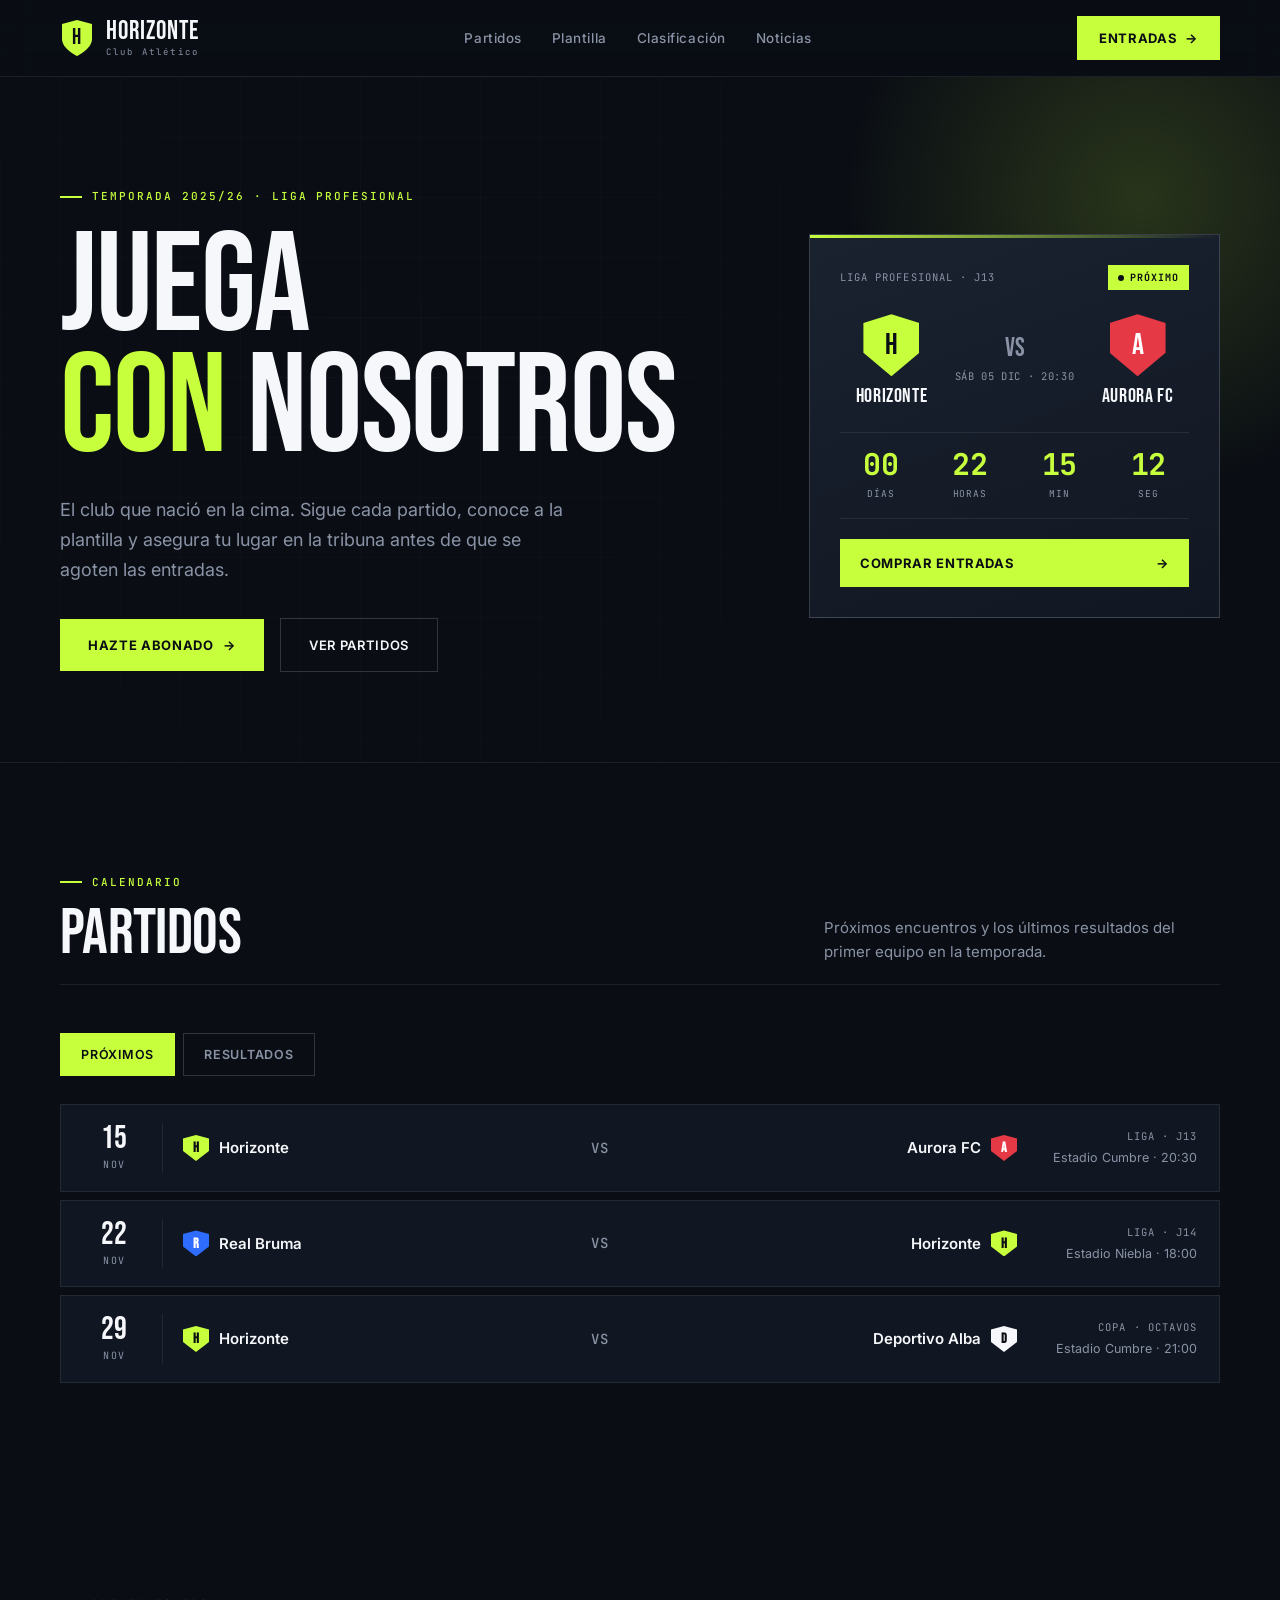
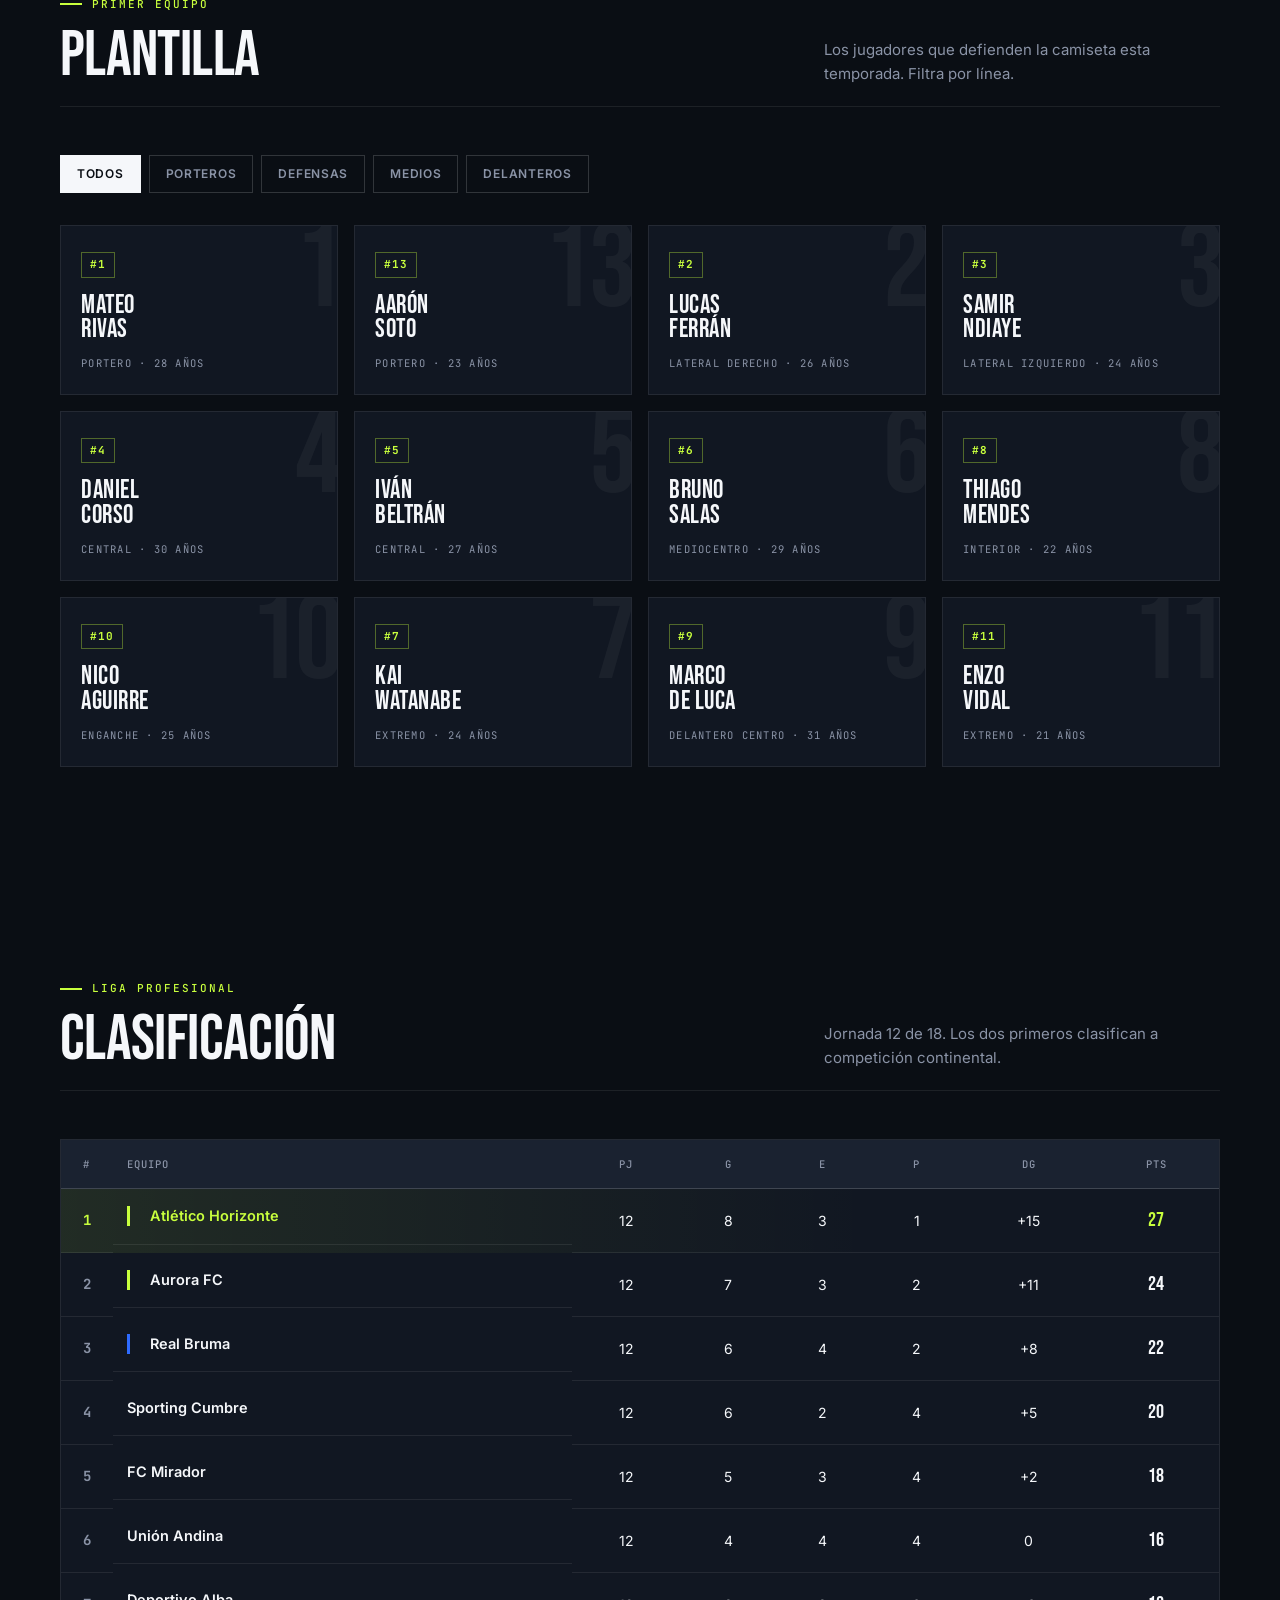
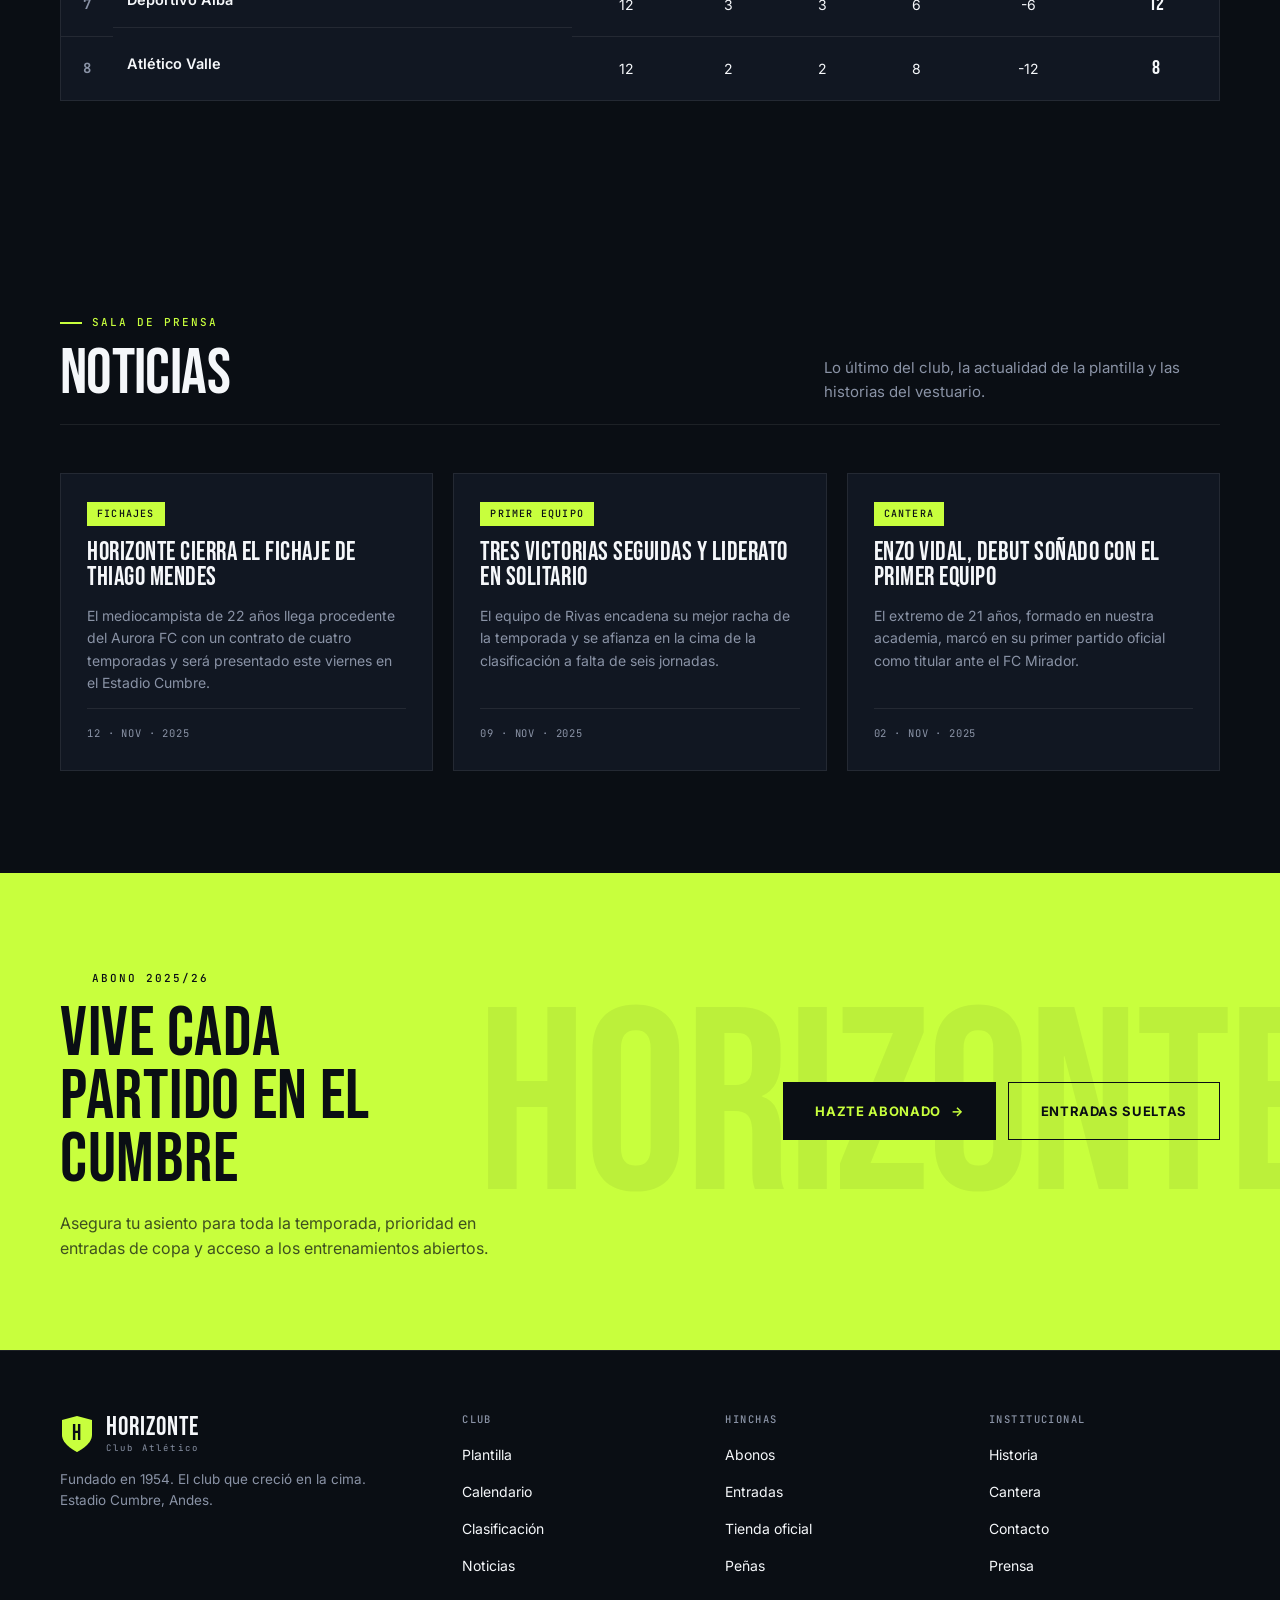
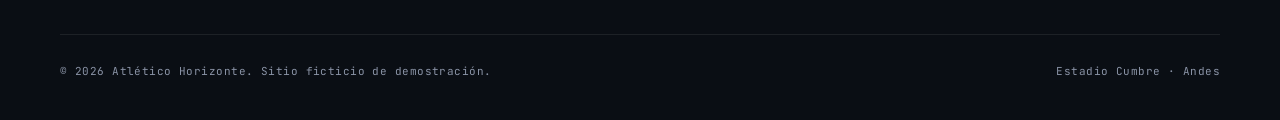
<file: index.html>
<!DOCTYPE html>
<html lang="es-CO">
<head>
<meta charset="UTF-8">
<meta name="viewport" content="width=device-width, initial-scale=1.0">
<title>Atlético Horizonte — Sitio oficial</title>
<meta name="description" content="Sitio oficial del Atlético Horizonte. Próximo partido, plantilla, resultados, clasificación y entradas.">
<meta name="theme-color" content="#0A0E14">
<meta name="color-scheme" content="dark">

<link rel="icon" href="data:image/svg+xml,%3Csvg xmlns='http://www.w3.org/2000/svg' viewBox='0 0 32 32'%3E%3Crect width='32' height='32' rx='6' fill='%230A0E14'/%3E%3Ctext x='16' y='23' font-family='Impact,sans-serif' font-size='20' text-anchor='middle' fill='%23C8FF3D'%3EH%3C/text%3E%3C/svg%3E">

<link rel="preconnect" href="https://fonts.googleapis.com">
<link rel="preconnect" href="https://fonts.gstatic.com" crossorigin>
<link href="https://fonts.googleapis.com/css2?family=Bebas+Neue&family=Inter:wght@400;500;600;700&family=JetBrains+Mono:wght@400;500;700&display=swap" rel="stylesheet">

<style>
  /* =========================================================
     ATLÉTICO HORIZONTE — Tema estadio nocturno
     ========================================================= */
  :root{
    color-scheme: dark;
    --bg:#0A0E14;
    --surface:#111722;
    --surface-2:#1A2230;
    --lime:#C8FF3D;
    --lime-dim:#A8D92E;
    --red:#E63946;
    --white:#F5F7FA;
    --muted:#8A93A6;
    --line:rgba(255,255,255,0.08);
    --line-strong:rgba(255,255,255,0.16);
    --display:"Bebas Neue", Impact, "Arial Narrow", sans-serif;
    --body:"Inter", system-ui, -apple-system, "Segoe UI", Roboto, sans-serif;
    --mono:"JetBrains Mono", ui-monospace, monospace;
    --wrap:1240px;
  }

  *{ box-sizing:border-box; margin:0; padding:0; }
  html{
    scroll-behavior:smooth;
    scroll-padding-top:80px;
    -webkit-text-size-adjust:100%;
    text-size-adjust:100%;
  }
  body{
    background:var(--bg);
    color:var(--white);
    font-family:var(--body);
    font-size:16px;
    line-height:1.55;
    -webkit-font-smoothing:antialiased;
    -moz-osx-font-smoothing:grayscale;
    overflow-x:hidden;
  }
  ::selection{ background:var(--lime); color:#0A0E14; }
  img, svg{ display:block; max-width:100%; }
  a{ color:inherit; text-decoration:none; }
  ul, ol{ list-style:none; }
  button{ font:inherit; color:inherit; }

  .wrap{
    max-width:var(--wrap);
    margin-inline:auto;
    padding-inline:clamp(20px, 4vw, 40px);
  }

  h1,h2,h3{
    font-family:var(--display);
    font-weight:400;
    letter-spacing:0.01em;
    line-height:0.92;
    text-transform:uppercase;
  }

  .eyebrow{
    display:inline-flex;
    align-items:center;
    gap:10px;
    font-family:var(--mono);
    font-size:11px;
    font-weight:500;
    letter-spacing:0.18em;
    text-transform:uppercase;
    color:var(--lime);
  }
  .eyebrow::before{
    content:"";
    width:22px; height:2px;
    background:var(--lime);
  }

  /* =========================================================
     HEADER
     ========================================================= */
  .site-header{
    position:sticky; top:0; z-index:60;
    background:rgba(10,14,20,0.85);
    -webkit-backdrop-filter:blur(14px);
    backdrop-filter:blur(14px);
    border-bottom:1px solid var(--line);
  }
  .nav{
    display:flex; align-items:center; justify-content:space-between;
    gap:24px;
    padding-block:16px;
  }
  .logo{
    display:flex; align-items:center; gap:12px;
    font-family:var(--display);
    font-size:26px;
    letter-spacing:0.04em;
    line-height:1;
    color:var(--white);
  }
  .logo-shield{
    width:34px; height:38px;
    flex:0 0 auto;
  }
  .logo-shield path{ fill:var(--lime); }
  .logo-shield text{
    font-family:var(--display);
    font-size:22px;
    fill:#0A0E14;
  }
  .logo small{
    display:block;
    font-family:var(--mono);
    font-size:9px;
    letter-spacing:0.24em;
    color:var(--muted);
    margin-top:3px;
    font-weight:400;
  }

  .nav-links{
    display:flex; gap:30px;
    font-family:var(--body);
    font-size:13.5px;
    font-weight:500;
    letter-spacing:0.04em;
    color:var(--muted);
  }
  .nav-links a{
    position:relative;
    padding:6px 0;
    transition:color .2s ease;
  }
  .nav-links a::after{
    content:"";
    position:absolute; left:0; right:0; bottom:0;
    height:2px;
    background:var(--lime);
    transform:scaleX(0);
    transform-origin:left;
    transition:transform .25s ease;
  }
  .nav-links a:hover,
  .nav-links a[aria-current]{ color:var(--white); }
  .nav-links a:hover::after,
  .nav-links a[aria-current]::after{ transform:scaleX(1); }

  .nav-actions{ display:flex; align-items:center; gap:12px; }
  .btn-tickets{
    display:inline-flex; align-items:center; gap:8px;
    background:var(--lime);
    color:#0A0E14;
    font-family:var(--body);
    font-size:13px;
    font-weight:700;
    letter-spacing:0.05em;
    text-transform:uppercase;
    padding:12px 22px;
    transition:background .2s ease, transform .15s ease;
  }
  .btn-tickets:hover{ background:var(--lime-dim); transform:translateY(-1px); }

  .menu-toggle{
    display:none;
    width:44px; height:44px;
    background:none;
    border:1px solid var(--line-strong);
    color:var(--white);
    font-size:18px;
    cursor:pointer;
    align-items:center; justify-content:center;
  }

  /* =========================================================
     HERO
     ========================================================= */
  .hero{
    position:relative;
    padding:clamp(56px, 8vw, 104px) 0 clamp(56px, 7vw, 96px);
    overflow:hidden;
    border-bottom:1px solid var(--line);
  }
  .hero::before{
    content:"";
    position:absolute;
    top:-200px; right:-180px;
    width:640px; height:640px;
    background:radial-gradient(circle, rgba(200,255,61,0.16), transparent 65%);
    pointer-events:none;
  }
  .hero::after{
    content:"";
    position:absolute;
    inset:0;
    background-image:
      linear-gradient(rgba(255,255,255,0.025) 1px, transparent 1px),
      linear-gradient(90deg, rgba(255,255,255,0.025) 1px, transparent 1px);
    background-size:60px 60px;
    -webkit-mask-image: radial-gradient(circle at 30% 40%, #000, transparent 75%);
    mask-image: radial-gradient(circle at 30% 40%, #000, transparent 75%);
    pointer-events:none;
  }
  .hero-grid{
    position:relative;
    z-index:1;
    display:grid;
    grid-template-columns:1.25fr 0.75fr;
    gap:clamp(32px, 5vw, 72px);
    align-items:center;
  }
  .hero h1{
    font-size:clamp(64px, 11vw, 150px);
    letter-spacing:-0.01em;
    line-height:0.86;
    margin:22px 0 26px;
    text-wrap:balance;
  }
  .hero h1 em{
    font-style:normal;
    color:var(--lime);
  }
  .hero p.lede{
    font-size:clamp(15.5px, 1.5vw, 18px);
    color:var(--muted);
    max-width:46ch;
    line-height:1.65;
    margin-bottom:34px;
  }
  .hero-actions{
    display:flex; align-items:center; gap:16px; flex-wrap:wrap;
  }
  .btn-primary{
    display:inline-flex; align-items:center; gap:10px;
    background:var(--lime); color:#0A0E14;
    font-size:13px; font-weight:700;
    letter-spacing:0.05em; text-transform:uppercase;
    padding:16px 28px;
    transition:background .2s ease, transform .15s ease;
  }
  .btn-primary:hover{ background:var(--lime-dim); transform:translateY(-1px); }
  .btn-ghost{
    display:inline-flex; align-items:center; gap:10px;
    border:1px solid var(--line-strong);
    color:var(--white);
    font-size:13px; font-weight:600;
    letter-spacing:0.05em; text-transform:uppercase;
    padding:16px 28px;
    transition:background .2s ease, border-color .2s ease;
  }
  .btn-ghost:hover{ background:var(--surface-2); border-color:var(--white); }

  /* tarjeta próximo partido */
  .next-match{
    background:linear-gradient(160deg, var(--surface-2), var(--surface));
    border:1px solid var(--line-strong);
    padding:clamp(22px, 3vw, 30px);
    position:relative;
    overflow:hidden;
  }
  .next-match::before{
    content:"";
    position:absolute;
    top:0; left:0; right:0; height:3px;
    background:linear-gradient(90deg, var(--lime), transparent);
  }
  .nm-top{
    display:flex; justify-content:space-between; align-items:center;
    gap:12px;
    margin-bottom:24px;
  }
  .nm-comp{
    font-family:var(--mono);
    font-size:10.5px;
    letter-spacing:0.1em;
    text-transform:uppercase;
    color:var(--muted);
  }
  .nm-status{
    display:inline-flex; align-items:center; gap:6px;
    font-family:var(--mono);
    font-size:10px;
    font-weight:700;
    letter-spacing:0.1em;
    text-transform:uppercase;
    color:#0A0E14;
    background:var(--lime);
    padding:5px 10px;
  }
  .nm-status .pulse{
    width:6px; height:6px;
    border-radius:50%;
    background:#0A0E14;
    animation:pulse 1.6s ease-in-out infinite;
  }
  @keyframes pulse{ 0%,100%{ opacity:1; } 50%{ opacity:0.25; } }

  .nm-teams{
    display:grid;
    grid-template-columns:1fr auto 1fr;
    align-items:center;
    gap:12px;
    margin-bottom:26px;
  }
  .nm-team{
    display:flex; flex-direction:column; align-items:center; gap:10px;
    text-align:center;
  }
  .nm-team span{
    font-family:var(--display);
    font-size:20px;
    letter-spacing:0.03em;
    line-height:1;
    color:var(--white);
  }
  .crest{
    width:56px; height:62px;
    display:flex; align-items:center; justify-content:center;
    font-family:var(--display);
    font-size:30px;
    line-height:1;
    clip-path: polygon(50% 0, 100% 14%, 100% 62%, 50% 100%, 0 62%, 0 14%);
  }
  .crest-home{ background:var(--lime); color:#0A0E14; }
  .crest-away{ background:var(--red); color:#fff; }

  .nm-vs{
    display:flex; flex-direction:column; align-items:center; gap:6px;
  }
  .nm-vs .label{
    font-family:var(--display);
    font-size:26px;
    color:var(--muted);
    line-height:1;
  }
  .nm-vs .date{
    font-family:var(--mono);
    font-size:10.5px;
    letter-spacing:0.06em;
    color:var(--muted);
    white-space:nowrap;
  }

  .countdown{
    display:grid;
    grid-template-columns:repeat(4, 1fr);
    gap:8px;
    padding:16px 0;
    border-top:1px solid var(--line);
    border-bottom:1px solid var(--line);
    margin-bottom:20px;
  }
  .cd-item{
    text-align:center;
  }
  .cd-num{
    display:block;
    font-family:var(--mono);
    font-size:clamp(22px, 3vw, 30px);
    font-weight:700;
    line-height:1;
    color:var(--lime);
    letter-spacing:-0.02em;
    font-variant-numeric: tabular-nums;
  }
  .cd-lbl{
    display:block;
    margin-top:8px;
    font-family:var(--mono);
    font-size:9.5px;
    letter-spacing:0.1em;
    text-transform:uppercase;
    color:var(--muted);
  }
  .nm-cta{
    display:flex;
    align-items:center;
    justify-content:space-between;
    gap:12px;
    width:100%;
    background:var(--lime);
    color:#0A0E14;
    font-size:13px;
    font-weight:700;
    letter-spacing:0.05em;
    text-transform:uppercase;
    padding:14px 20px;
    transition:background .2s ease;
  }
  .nm-cta:hover{ background:var(--lime-dim); }

  /* =========================================================
     SECTION STRUCTURE
     ========================================================= */
  section{ padding:clamp(64px, 8vw, 104px) 0; }
  .section-head{
    display:flex;
    align-items:flex-end;
    justify-content:space-between;
    gap:24px;
    flex-wrap:wrap;
    margin-bottom:48px;
    padding-bottom:20px;
    border-bottom:1px solid var(--line);
  }
  .section-head h2{
    font-size:clamp(40px, 5vw, 64px);
    letter-spacing:-0.01em;
    line-height:0.92;
  }
  .section-head p{
    color:var(--muted);
    font-size:15px;
    max-width:44ch;
    line-height:1.6;
  }

  /* =========================================================
     PARTIDOS
     ========================================================= */
  .tabs{
    display:flex;
    gap:8px;
    margin-bottom:28px;
    flex-wrap:wrap;
  }
  .tab{
    background:transparent;
    border:1px solid var(--line-strong);
    color:var(--muted);
    font-family:var(--body);
    font-size:12.5px;
    font-weight:600;
    letter-spacing:0.06em;
    text-transform:uppercase;
    padding:11px 20px;
    cursor:pointer;
    transition:background .2s ease, color .2s ease, border-color .2s ease;
  }
  .tab:hover{ color:var(--white); border-color:var(--white); }
  .tab.active{
    background:var(--lime);
    border-color:var(--lime);
    color:#0A0E14;
  }

  .tab-panel{ display:none; }
  .tab-panel.active{ display:block; }

  .match-list{ display:grid; gap:8px; }
  .match-row{
    display:grid;
    grid-template-columns:80px 1fr 160px;
    align-items:center;
    gap:20px;
    background:var(--surface);
    border:1px solid var(--line);
    padding:18px 22px;
    transition:border-color .2s ease, background .2s ease;
  }
  .match-row:hover{ border-color:var(--line-strong); background:var(--surface-2); }

  .mr-date{
    text-align:center;
    border-right:1px solid var(--line);
    padding-right:16px;
  }
  .mr-day{
    display:block;
    font-family:var(--display);
    font-size:32px;
    line-height:1;
    color:var(--white);
    letter-spacing:0.02em;
  }
  .mr-mon{
    display:block;
    font-family:var(--mono);
    font-size:10px;
    letter-spacing:0.14em;
    text-transform:uppercase;
    color:var(--muted);
    margin-top:2px;
  }

  .mr-teams{
    display:grid;
    grid-template-columns:1fr auto 1fr;
    align-items:center;
    gap:16px;
  }
  .mr-team{
    display:flex; align-items:center; gap:10px;
    font-family:var(--body);
    font-size:15px;
    font-weight:600;
    color:var(--white);
  }
  .mr-team.away{ justify-content:flex-end; text-align:right; }
  .mr-team .chip{
    width:26px; height:26px;
    display:inline-flex; align-items:center; justify-content:center;
    font-family:var(--display);
    font-size:14px;
    flex:0 0 auto;
    clip-path: polygon(50% 0, 100% 14%, 100% 62%, 50% 100%, 0 62%, 0 14%);
  }
  .chip.lime{ background:var(--lime); color:#0A0E14; }
  .chip.red{ background:var(--red); color:#fff; }
  .chip.blue{ background:#2E6BFF; color:#fff; }
  .chip.white{ background:var(--white); color:#0A0E14; }
  .chip.gray{ background:var(--surface-2); color:var(--white); border:1px solid var(--line-strong); }

  .mr-score{
    font-family:var(--display);
    font-size:26px;
    letter-spacing:0.05em;
    color:var(--lime);
    min-width:56px;
    text-align:center;
    padding:4px 0;
    line-height:1;
  }
  .mr-score.dim{
    color:var(--muted);
    font-family:var(--mono);
    font-size:14px;
    font-weight:500;
    letter-spacing:0.1em;
  }

  .mr-info{
    display:flex; flex-direction:column; align-items:flex-end; gap:4px;
    text-align:right;
  }
  .mr-comp{
    font-family:var(--mono);
    font-size:10.5px;
    letter-spacing:0.1em;
    text-transform:uppercase;
    color:var(--muted);
  }
  .mr-venue{
    font-family:var(--body);
    font-size:12.5px;
    color:var(--muted);
  }

  /* =========================================================
     PLANTILLA
     ========================================================= */
  .filters{
    display:flex;
    gap:8px;
    flex-wrap:wrap;
    margin-bottom:32px;
  }
  .filter{
    background:transparent;
    border:1px solid var(--line-strong);
    color:var(--muted);
    font-size:12px;
    font-weight:600;
    letter-spacing:0.06em;
    text-transform:uppercase;
    padding:9px 16px;
    cursor:pointer;
    transition:background .2s ease, color .2s ease, border-color .2s ease;
  }
  .filter:hover{ color:var(--white); border-color:var(--white); }
  .filter.active{ background:var(--white); border-color:var(--white); color:#0A0E14; }

  .squad{
    display:grid;
    grid-template-columns:repeat(auto-fill, minmax(220px, 1fr));
    gap:16px;
  }
  .player{
    position:relative;
    background:var(--surface);
    border:1px solid var(--line);
    padding:24px 20px 20px;
    overflow:hidden;
    transition:border-color .2s ease, transform .2s ease;
  }
  .player:hover{ border-color:var(--lime); transform:translateY(-3px); }
  .player::before{
    content:attr(data-number);
    position:absolute;
    top:-16px; right:-4px;
    font-family:var(--display);
    font-size:120px;
    line-height:1;
    color:rgba(255,255,255,0.045);
    pointer-events:none;
    letter-spacing:-0.02em;
  }
  .player-num{
    display:inline-block;
    font-family:var(--mono);
    font-size:11px;
    font-weight:700;
    letter-spacing:0.1em;
    color:var(--lime);
    border:1px solid rgba(200,255,61,0.35);
    padding:3px 8px;
    margin-bottom:16px;
  }
  .player-name{
    font-family:var(--display);
    font-size:26px;
    line-height:0.96;
    letter-spacing:0.02em;
    color:var(--white);
    margin-bottom:6px;
    position:relative;
  }
  .player-pos{
    font-family:var(--mono);
    font-size:10.5px;
    letter-spacing:0.12em;
    text-transform:uppercase;
    color:var(--muted);
    position:relative;
  }

  /* =========================================================
     CLASIFICACIÓN
     ========================================================= */
  .standings{
    border:1px solid var(--line);
    background:var(--surface);
    overflow-x:auto;
  }
  .standings table{
    width:100%;
    border-collapse:collapse;
    min-width:640px;
  }
  .standings th{
    font-family:var(--mono);
    font-size:10.5px;
    font-weight:500;
    letter-spacing:0.1em;
    text-transform:uppercase;
    color:var(--muted);
    text-align:center;
    padding:16px 14px;
    border-bottom:1px solid var(--line-strong);
    background:var(--surface-2);
  }
  .standings th.team{ text-align:left; }
  .standings td{
    padding:16px 14px;
    border-bottom:1px solid var(--line);
    text-align:center;
    font-family:var(--body);
    font-size:14px;
    color:var(--white);
  }
  .standings tr:last-child td{ border-bottom:0; }
  .standings td.team{
    text-align:left;
    display:flex; align-items:center; gap:12px;
    font-weight:600;
    font-size:14.5px;
  }
  .standings td.pos{
    font-family:var(--mono);
    font-weight:700;
    color:var(--muted);
    width:52px;
  }
  .standings td.pts{
    font-family:var(--display);
    font-size:20px;
    letter-spacing:0.03em;
    color:var(--white);
  }
  .standings tr.us{
    background:linear-gradient(90deg, rgba(200,255,61,0.09), transparent 70%);
  }
  .standings tr.us td.team{ color:var(--lime); }
  .standings tr.us td.pos{ color:var(--lime); }
  .standings tr.us td.pts{ color:var(--lime); }
  .zone-bar{
    display:inline-block;
    width:3px; height:20px;
    margin-right:8px;
    vertical-align:middle;
  }
  .standings tr.ucl .zone-bar{ background:var(--lime); }
  .standings tr.uel .zone-bar{ background:#2E6BFF; }

  /* =========================================================
     NOTICIAS
     ========================================================= */
  .news-grid{
    display:grid;
    grid-template-columns:repeat(3, 1fr);
    gap:20px;
  }
  .news-card{
    background:var(--surface);
    border:1px solid var(--line);
    padding:28px 26px;
    display:flex;
    flex-direction:column;
    gap:14px;
    transition:border-color .2s ease, transform .2s ease;
  }
  .news-card:hover{ border-color:var(--line-strong); transform:translateY(-3px); }
  .news-tag{
    align-self:flex-start;
    font-family:var(--mono);
    font-size:10px;
    font-weight:500;
    letter-spacing:0.12em;
    text-transform:uppercase;
    color:#0A0E14;
    background:var(--lime);
    padding:4px 10px;
  }
  .news-card h3{
    font-family:var(--display);
    font-size:26px;
    line-height:0.98;
    letter-spacing:0.02em;
    color:var(--white);
  }
  .news-card p{
    font-size:14px;
    line-height:1.6;
    color:var(--muted);
    flex:1;
  }
  .news-date{
    font-family:var(--mono);
    font-size:10.5px;
    letter-spacing:0.08em;
    text-transform:uppercase;
    color:var(--muted);
    padding-top:16px;
    border-top:1px solid var(--line);
  }

  /* =========================================================
     CTA ABONO
     ========================================================= */
  .cta-band{
    background:var(--lime);
    color:#0A0E14;
    padding:clamp(56px, 7vw, 88px) 0;
    position:relative;
    overflow:hidden;
  }
  .cta-band::before{
    content:"HORIZONTE";
    position:absolute;
    right:-40px; top:50%;
    transform:translateY(-50%);
    font-family:var(--display);
    font-size:clamp(120px, 22vw, 260px);
    line-height:1;
    color:rgba(10,14,20,0.06);
    letter-spacing:-0.01em;
    pointer-events:none;
    white-space:nowrap;
  }
  .cta-grid{
    position:relative;
    display:flex;
    align-items:center;
    justify-content:space-between;
    gap:40px;
    flex-wrap:wrap;
  }
  .cta-copy h2{
    font-size:clamp(40px, 5.5vw, 72px);
    line-height:0.9;
    color:#0A0E14;
    max-width:14ch;
  }
  .cta-copy p{
    margin-top:18px;
    font-size:16px;
    color:rgba(10,14,20,0.72);
    max-width:44ch;
    line-height:1.6;
  }
  .cta-actions{
    display:flex;
    gap:12px;
    flex-wrap:wrap;
  }
  .btn-dark{
    display:inline-flex; align-items:center; gap:10px;
    background:#0A0E14; color:var(--lime);
    font-size:13px; font-weight:700;
    letter-spacing:0.05em; text-transform:uppercase;
    padding:18px 32px;
    transition:transform .15s ease, background .2s ease;
  }
  .btn-dark:hover{ transform:translateY(-2px); }
  .btn-outline-dark{
    display:inline-flex; align-items:center; gap:10px;
    border:1.5px solid #0A0E14; color:#0A0E14;
    font-size:13px; font-weight:700;
    letter-spacing:0.05em; text-transform:uppercase;
    padding:18px 32px;
    transition:background .2s ease, color .2s ease;
  }
  .btn-outline-dark:hover{ background:#0A0E14; color:var(--lime); }

  /* =========================================================
     FOOTER
     ========================================================= */
  .site-footer{
    background:var(--bg);
    padding:64px 0 40px;
    border-top:1px solid var(--line);
  }
  .foot-grid{
    display:grid;
    grid-template-columns:1.6fr 1fr 1fr 1fr;
    gap:32px;
    padding-bottom:44px;
    border-bottom:1px solid var(--line);
    margin-bottom:28px;
  }
  .foot-brand .logo{ margin-bottom:16px; }
  .foot-brand p{
    color:var(--muted);
    font-size:13.5px;
    line-height:1.6;
    max-width:34ch;
  }
  .foot-title{
    font-family:var(--mono);
    font-size:10.5px;
    font-weight:500;
    letter-spacing:0.14em;
    text-transform:uppercase;
    color:var(--muted);
    margin-bottom:18px;
  }
  .foot-col ul li{ margin-bottom:12px; }
  .foot-col a{
    color:var(--white);
    font-size:14px;
    transition:color .2s ease;
  }
  .foot-col a:hover{ color:var(--lime); }
  .foot-bottom{
    display:flex;
    justify-content:space-between;
    flex-wrap:wrap;
    gap:12px;
    font-family:var(--mono);
    font-size:11px;
    letter-spacing:0.04em;
    color:var(--muted);
  }

  /* =========================================================
     REVEAL
     ========================================================= */
  .reveal{ opacity:0; transform:translateY(16px); transition:opacity .6s ease, transform .6s ease; }
  .reveal.in{ opacity:1; transform:translateY(0); }

  @media (prefers-reduced-motion: reduce){
    *, *::before, *::after{
      animation-duration:0.01ms !important;
      animation-iteration-count:1 !important;
      transition-duration:0.01ms !important;
      scroll-behavior:auto !important;
    }
    .reveal{ opacity:1; transform:none; }
  }

  /* =========================================================
     RESPONSIVE
     ========================================================= */
  @media (max-width:980px){
    .hero-grid{ grid-template-columns:1fr; }
    .next-match{ max-width:520px; }
    .news-grid{ grid-template-columns:1fr 1fr; }
    .foot-grid{ grid-template-columns:1fr 1fr; }
    .match-row{ grid-template-columns:64px 1fr; }
    .mr-info{ grid-column:1 / -1; align-items:flex-start; padding-top:8px; border-top:1px dashed var(--line); }
    .mr-date{ border-right:0; padding-right:0; text-align:left; }
    .mr-teams{ gap:10px; }
  }

  @media (max-width:640px){
    .nav{ padding-block:14px; }
    .btn-tickets{ display:none; }
    .menu-toggle{ display:flex; }

    .nav-links{
      display:none;
      position:absolute; top:100%; left:0; right:0;
      flex-direction:column; gap:0;
      background:var(--surface);
      border-bottom:1px solid var(--line);
      padding:6px 20px 14px;
      font-size:15px;
    }
    .nav-links.open{ display:flex; }
    .nav-links li + li{ border-top:1px solid var(--line); }
    .nav-links a{ display:block; padding:14px 0; }
    .nav-links a::after{ display:none; }

    .hero h1{ font-size:clamp(54px, 15vw, 96px); }
    .nm-teams{ gap:8px; }
    .crest{ width:48px; height:52px; font-size:24px; }

    .match-row{ grid-template-columns:1fr; gap:14px; padding:16px; }
    .mr-date{ display:flex; gap:6px; align-items:baseline; }
    .mr-day{ font-size:22px; }
    .mr-mon{ margin-top:0; }
    .mr-teams{ gap:8px; }
    .mr-team{ font-size:13.5px; }
    .mr-score{ font-size:22px; min-width:44px; }

    .news-grid{ grid-template-columns:1fr; }
    .foot-grid{ grid-template-columns:1fr; }
    .foot-bottom{ flex-direction:column; }
    .cta-grid{ flex-direction:column; align-items:flex-start; }
    .cta-actions{ width:100%; }
    .btn-dark, .btn-outline-dark{ flex:1; justify-content:center; }
  }
</style>
</head>
<body>

<!-- ================= HEADER ================= -->
<header class="site-header">
  <nav class="nav wrap" aria-label="Principal">
    <a href="#inicio" class="logo" aria-label="Atlético Horizonte, ir al inicio">
      <svg class="logo-shield" viewBox="0 0 34 38" aria-hidden="true">
        <path d="M17 1 L32 5 V20 C32 30 17 37 17 37 C17 37 2 30 2 20 V5 Z"/>
        <text x="17" y="25" text-anchor="middle">H</text>
      </svg>
      <div>
        Horizonte
        <small>Club Atlético</small>
      </div>
    </a>

    <ul class="nav-links" id="nav-links">
      <li><a href="#partidos">Partidos</a></li>
      <li><a href="#plantilla">Plantilla</a></li>
      <li><a href="#clasificacion">Clasificación</a></li>
      <li><a href="#noticias">Noticias</a></li>
    </ul>

    <div class="nav-actions">
      <a href="#abono" class="btn-tickets">Entradas <span aria-hidden="true">→</span></a>
      <button class="menu-toggle" type="button" aria-label="Abrir menú" aria-expanded="false" aria-controls="nav-links">☰</button>
    </div>
  </nav>
</header>

<main>

  <!-- ================= HERO ================= -->
  <section class="hero" id="inicio" aria-labelledby="hero-title">
    <div class="wrap hero-grid">
      <div class="hero-copy">
        <span class="eyebrow">Temporada 2025/26 · Liga Profesional</span>
        <h1 id="hero-title">Juega<br><em>con</em> nosotros</h1>
        <p class="lede">El club que nació en la cima. Sigue cada partido, conoce a la plantilla y asegura tu lugar en la tribuna antes de que se agoten las entradas.</p>
        <div class="hero-actions">
          <a href="#abono" class="btn-primary">Hazte abonado <span aria-hidden="true">→</span></a>
          <a href="#partidos" class="btn-ghost">Ver partidos</a>
        </div>
      </div>

      <aside class="next-match" aria-label="Próximo partido">
        <div class="nm-top">
          <span class="nm-comp">Liga Profesional · J13</span>
          <span class="nm-status"><span class="pulse" aria-hidden="true"></span>Próximo</span>
        </div>

        <div class="nm-teams">
          <div class="nm-team">
            <div class="crest crest-home" aria-hidden="true">H</div>
            <span>Horizonte</span>
          </div>
          <div class="nm-vs">
            <span class="label">VS</span>
            <span class="date" id="match-date">SÁB · 20:30</span>
          </div>
          <div class="nm-team">
            <div class="crest crest-away" aria-hidden="true">A</div>
            <span>Aurora FC</span>
          </div>
        </div>

        <div class="countdown" id="countdown" aria-label="Cuenta atrás para el próximo partido">
          <div class="cd-item"><span class="cd-num" id="cd-days">00</span><span class="cd-lbl">Días</span></div>
          <div class="cd-item"><span class="cd-num" id="cd-hours">00</span><span class="cd-lbl">Horas</span></div>
          <div class="cd-item"><span class="cd-num" id="cd-mins">00</span><span class="cd-lbl">Min</span></div>
          <div class="cd-item"><span class="cd-num" id="cd-secs">00</span><span class="cd-lbl">Seg</span></div>
        </div>

        <a href="#abono" class="nm-cta">Comprar entradas <span aria-hidden="true">→</span></a>
      </aside>
    </div>
  </section>

  <!-- ================= PARTIDOS ================= -->
  <section id="partidos" aria-labelledby="partidos-title">
    <div class="wrap">
      <div class="section-head reveal">
        <div>
          <span class="eyebrow">Calendario</span>
          <h2 id="partidos-title" style="margin-top:14px;">Partidos</h2>
        </div>
        <p>Próximos encuentros y los últimos resultados del primer equipo en la temporada.</p>
      </div>

      <div class="tabs" role="tablist" aria-label="Tipo de partidos">
        <button class="tab active" data-tab="proximos" role="tab" aria-selected="true">Próximos</button>
        <button class="tab" data-tab="resultados" role="tab" aria-selected="false">Resultados</button>
      </div>

      <!-- PRÓXIMOS -->
      <div class="tab-panel active" id="tab-proximos" role="tabpanel">
        <div class="match-list">
          <article class="match-row">
            <div class="mr-date">
              <span class="mr-day">15</span>
              <span class="mr-mon">NOV</span>
            </div>
            <div class="mr-teams">
              <div class="mr-team"><span class="chip lime">H</span>Horizonte</div>
              <span class="mr-score dim">VS</span>
              <div class="mr-team away">Aurora FC<span class="chip red">A</span></div>
            </div>
            <div class="mr-info">
              <span class="mr-comp">Liga · J13</span>
              <span class="mr-venue">Estadio Cumbre · 20:30</span>
            </div>
          </article>

          <article class="match-row">
            <div class="mr-date">
              <span class="mr-day">22</span>
              <span class="mr-mon">NOV</span>
            </div>
            <div class="mr-teams">
              <div class="mr-team"><span class="chip blue">R</span>Real Bruma</div>
              <span class="mr-score dim">VS</span>
              <div class="mr-team away">Horizonte<span class="chip lime">H</span></div>
            </div>
            <div class="mr-info">
              <span class="mr-comp">Liga · J14</span>
              <span class="mr-venue">Estadio Niebla · 18:00</span>
            </div>
          </article>

          <article class="match-row">
            <div class="mr-date">
              <span class="mr-day">29</span>
              <span class="mr-mon">NOV</span>
            </div>
            <div class="mr-teams">
              <div class="mr-team"><span class="chip lime">H</span>Horizonte</div>
              <span class="mr-score dim">VS</span>
              <div class="mr-team away">Deportivo Alba<span class="chip white">D</span></div>
            </div>
            <div class="mr-info">
              <span class="mr-comp">Copa · Octavos</span>
              <span class="mr-venue">Estadio Cumbre · 21:00</span>
            </div>
          </article>
        </div>
      </div>

      <!-- RESULTADOS -->
      <div class="tab-panel" id="tab-resultados" role="tabpanel">
        <div class="match-list">
          <article class="match-row">
            <div class="mr-date">
              <span class="mr-day">08</span>
              <span class="mr-mon">NOV</span>
            </div>
            <div class="mr-teams">
              <div class="mr-team"><span class="chip lime">H</span>Horizonte</div>
              <span class="mr-score">2 – 1</span>
              <div class="mr-team away">Sporting Cumbre<span class="chip gray">S</span></div>
            </div>
            <div class="mr-info">
              <span class="mr-comp">Liga · J12</span>
              <span class="mr-venue">Victoria · Goles: De Luca, Vidal</span>
            </div>
          </article>

          <article class="match-row">
            <div class="mr-date">
              <span class="mr-day">01</span>
              <span class="mr-mon">NOV</span>
            </div>
            <div class="mr-teams">
              <div class="mr-team"><span class="chip red">F</span>FC Mirador</div>
              <span class="mr-score">0 – 3</span>
              <div class="mr-team away">Horizonte<span class="chip lime">H</span></div>
            </div>
            <div class="mr-info">
              <span class="mr-comp">Liga · J11</span>
              <span class="mr-venue">Victoria · Hat-trick de Watanabe</span>
            </div>
          </article>

          <article class="match-row">
            <div class="mr-date">
              <span class="mr-day">25</span>
              <span class="mr-mon">OCT</span>
            </div>
            <div class="mr-teams">
              <div class="mr-team"><span class="chip lime">H</span>Horizonte</div>
              <span class="mr-score">1 – 1</span>
              <div class="mr-team away">Unión Andina<span class="chip blue">U</span></div>
            </div>
            <div class="mr-info">
              <span class="mr-comp">Liga · J10</span>
              <span class="mr-venue">Empate · Gol: Aguirre</span>
            </div>
          </article>
        </div>
      </div>
    </div>
  </section>

  <!-- ================= PLANTILLA ================= -->
  <section id="plantilla" aria-labelledby="plantilla-title">
    <div class="wrap">
      <div class="section-head reveal">
        <div>
          <span class="eyebrow">Primer equipo</span>
          <h2 id="plantilla-title" style="margin-top:14px;">Plantilla</h2>
        </div>
        <p>Los jugadores que defienden la camiseta esta temporada. Filtra por línea.</p>
      </div>

      <div class="filters" role="group" aria-label="Filtrar por posición">
        <button class="filter active" data-filter="all">Todos</button>
        <button class="filter" data-filter="portero">Porteros</button>
        <button class="filter" data-filter="defensa">Defensas</button>
        <button class="filter" data-filter="medio">Medios</button>
        <button class="filter" data-filter="delantero">Delanteros</button>
      </div>

      <div class="squad reveal" id="squad">
        <article class="player" data-pos="portero" data-number="1">
          <span class="player-num">#1</span>
          <h3 class="player-name">Mateo<br>Rivas</h3>
          <span class="player-pos">Portero · 28 años</span>
        </article>
        <article class="player" data-pos="portero" data-number="13">
          <span class="player-num">#13</span>
          <h3 class="player-name">Aarón<br>Soto</h3>
          <span class="player-pos">Portero · 23 años</span>
        </article>
        <article class="player" data-pos="defensa" data-number="2">
          <span class="player-num">#2</span>
          <h3 class="player-name">Lucas<br>Ferrán</h3>
          <span class="player-pos">Lateral derecho · 26 años</span>
        </article>
        <article class="player" data-pos="defensa" data-number="3">
          <span class="player-num">#3</span>
          <h3 class="player-name">Samir<br>Ndiaye</h3>
          <span class="player-pos">Lateral izquierdo · 24 años</span>
        </article>
        <article class="player" data-pos="defensa" data-number="4">
          <span class="player-num">#4</span>
          <h3 class="player-name">Daniel<br>Corso</h3>
          <span class="player-pos">Central · 30 años</span>
        </article>
        <article class="player" data-pos="defensa" data-number="5">
          <span class="player-num">#5</span>
          <h3 class="player-name">Iván<br>Beltrán</h3>
          <span class="player-pos">Central · 27 años</span>
        </article>
        <article class="player" data-pos="medio" data-number="6">
          <span class="player-num">#6</span>
          <h3 class="player-name">Bruno<br>Salas</h3>
          <span class="player-pos">Mediocentro · 29 años</span>
        </article>
        <article class="player" data-pos="medio" data-number="8">
          <span class="player-num">#8</span>
          <h3 class="player-name">Thiago<br>Mendes</h3>
          <span class="player-pos">Interior · 22 años</span>
        </article>
        <article class="player" data-pos="medio" data-number="10">
          <span class="player-num">#10</span>
          <h3 class="player-name">Nico<br>Aguirre</h3>
          <span class="player-pos">Enganche · 25 años</span>
        </article>
        <article class="player" data-pos="delantero" data-number="7">
          <span class="player-num">#7</span>
          <h3 class="player-name">Kai<br>Watanabe</h3>
          <span class="player-pos">Extremo · 24 años</span>
        </article>
        <article class="player" data-pos="delantero" data-number="9">
          <span class="player-num">#9</span>
          <h3 class="player-name">Marco<br>De Luca</h3>
          <span class="player-pos">Delantero centro · 31 años</span>
        </article>
        <article class="player" data-pos="delantero" data-number="11">
          <span class="player-num">#11</span>
          <h3 class="player-name">Enzo<br>Vidal</h3>
          <span class="player-pos">Extremo · 21 años</span>
        </article>
      </div>
    </div>
  </section>

  <!-- ================= CLASIFICACIÓN ================= -->
  <section id="clasificacion" aria-labelledby="clasificacion-title">
    <div class="wrap">
      <div class="section-head reveal">
        <div>
          <span class="eyebrow">Liga Profesional</span>
          <h2 id="clasificacion-title" style="margin-top:14px;">Clasificación</h2>
        </div>
        <p>Jornada 12 de 18. Los dos primeros clasifican a competición continental.</p>
      </div>

      <div class="standings reveal">
        <table>
          <thead>
            <tr>
              <th>#</th>
              <th class="team">Equipo</th>
              <th>PJ</th>
              <th>G</th>
              <th>E</th>
              <th>P</th>
              <th>DG</th>
              <th>PTS</th>
            </tr>
          </thead>
          <tbody>
            <tr class="us ucl">
              <td class="pos">1</td>
              <td class="team"><span class="zone-bar"></span>Atlético Horizonte</td>
              <td>12</td><td>8</td><td>3</td><td>1</td><td>+15</td><td class="pts">27</td>
            </tr>
            <tr class="ucl">
              <td class="pos">2</td>
              <td class="team"><span class="zone-bar"></span>Aurora FC</td>
              <td>12</td><td>7</td><td>3</td><td>2</td><td>+11</td><td class="pts">24</td>
            </tr>
            <tr class="uel">
              <td class="pos">3</td>
              <td class="team"><span class="zone-bar"></span>Real Bruma</td>
              <td>12</td><td>6</td><td>4</td><td>2</td><td>+8</td><td class="pts">22</td>
            </tr>
            <tr>
              <td class="pos">4</td>
              <td class="team">Sporting Cumbre</td>
              <td>12</td><td>6</td><td>2</td><td>4</td><td>+5</td><td class="pts">20</td>
            </tr>
            <tr>
              <td class="pos">5</td>
              <td class="team">FC Mirador</td>
              <td>12</td><td>5</td><td>3</td><td>4</td><td>+2</td><td class="pts">18</td>
            </tr>
            <tr>
              <td class="pos">6</td>
              <td class="team">Unión Andina</td>
              <td>12</td><td>4</td><td>4</td><td>4</td><td>0</td><td class="pts">16</td>
            </tr>
            <tr>
              <td class="pos">7</td>
              <td class="team">Deportivo Alba</td>
              <td>12</td><td>3</td><td>3</td><td>6</td><td>-6</td><td class="pts">12</td>
            </tr>
            <tr>
              <td class="pos">8</td>
              <td class="team">Atlético Valle</td>
              <td>12</td><td>2</td><td>2</td><td>8</td><td>-12</td><td class="pts">8</td>
            </tr>
          </tbody>
        </table>
      </div>
    </div>
  </section>

  <!-- ================= NOTICIAS ================= -->
  <section id="noticias" aria-labelledby="noticias-title">
    <div class="wrap">
      <div class="section-head reveal">
        <div>
          <span class="eyebrow">Sala de prensa</span>
          <h2 id="noticias-title" style="margin-top:14px;">Noticias</h2>
        </div>
        <p>Lo último del club, la actualidad de la plantilla y las historias del vestuario.</p>
      </div>

      <div class="news-grid reveal">
        <article class="news-card">
          <span class="news-tag">Fichajes</span>
          <h3>Horizonte cierra el fichaje de Thiago Mendes</h3>
          <p>El mediocampista de 22 años llega procedente del Aurora FC con un contrato de cuatro temporadas y será presentado este viernes en el Estadio Cumbre.</p>
          <span class="news-date">12 · Nov · 2025</span>
        </article>

        <article class="news-card">
          <span class="news-tag">Primer equipo</span>
          <h3>Tres victorias seguidas y liderato en solitario</h3>
          <p>El equipo de Rivas encadena su mejor racha de la temporada y se afianza en la cima de la clasificación a falta de seis jornadas.</p>
          <span class="news-date">09 · Nov · 2025</span>
        </article>

        <article class="news-card">
          <span class="news-tag">Cantera</span>
          <h3>Enzo Vidal, debut soñado con el primer equipo</h3>
          <p>El extremo de 21 años, formado en nuestra academia, marcó en su primer partido oficial como titular ante el FC Mirador.</p>
          <span class="news-date">02 · Nov · 2025</span>
        </article>
      </div>
    </div>
  </section>

  <!-- ================= CTA ABONO ================= -->
  <section class="cta-band" id="abono" aria-labelledby="cta-title">
    <div class="wrap cta-grid">
      <div class="cta-copy">
        <span class="eyebrow" style="color:#0A0E14;">Abono 2025/26</span>
        <h2 id="cta-title" style="margin-top:16px;">Vive cada partido en el Cumbre</h2>
        <p>Asegura tu asiento para toda la temporada, prioridad en entradas de copa y acceso a los entrenamientos abiertos.</p>
      </div>
      <div class="cta-actions">
        <a href="#" class="btn-dark">Hazte abonado <span aria-hidden="true">→</span></a>
        <a href="#" class="btn-outline-dark">Entradas sueltas</a>
      </div>
    </div>
  </section>

</main>

<!-- ================= FOOTER ================= -->
<footer class="site-footer">
  <div class="wrap">
    <div class="foot-grid">
      <div class="foot-brand">
        <a href="#inicio" class="logo" aria-label="Atlético Horizonte, ir al inicio">
          <svg class="logo-shield" viewBox="0 0 34 38" aria-hidden="true">
            <path d="M17 1 L32 5 V20 C32 30 17 37 17 37 C17 37 2 30 2 20 V5 Z"/>
            <text x="17" y="25" text-anchor="middle">H</text>
          </svg>
          <div>
            Horizonte
            <small>Club Atlético</small>
          </div>
        </a>
        <p>Fundado en 1954. El club que creció en la cima. Estadio Cumbre, Andes.</p>
      </div>

      <nav class="foot-col" aria-labelledby="foot-club">
        <h2 class="foot-title" id="foot-club">Club</h2>
        <ul>
          <li><a href="#plantilla">Plantilla</a></li>
          <li><a href="#partidos">Calendario</a></li>
          <li><a href="#clasificacion">Clasificación</a></li>
          <li><a href="#noticias">Noticias</a></li>
        </ul>
      </nav>

      <nav class="foot-col" aria-labelledby="foot-hinchas">
        <h2 class="foot-title" id="foot-hinchas">Hinchas</h2>
        <ul>
          <li><a href="#abono">Abonos</a></li>
          <li><a href="#">Entradas</a></li>
          <li><a href="#">Tienda oficial</a></li>
          <li><a href="#">Peñas</a></li>
        </ul>
      </nav>

      <nav class="foot-col" aria-labelledby="foot-club-info">
        <h2 class="foot-title" id="foot-club-info">Institucional</h2>
        <ul>
          <li><a href="#">Historia</a></li>
          <li><a href="#">Cantera</a></li>
          <li><a href="#">Contacto</a></li>
          <li><a href="#">Prensa</a></li>
        </ul>
      </nav>
    </div>

    <div class="foot-bottom">
      <span>© <span id="year">2026</span> Atlético Horizonte. Sitio ficticio de demostración.</span>
      <span>Estadio Cumbre · Andes</span>
    </div>
  </div>
</footer>

<script>
(() => {
  'use strict';
  const $  = (s, c = document) => c.querySelector(s);
  const $$ = (s, c = document) => Array.from(c.querySelectorAll(s));

  /* Año del footer */
  const yearEl = $('#year');
  if (yearEl) yearEl.textContent = new Date().getFullYear();

  /* ---- Menú móvil ---- */
  const toggle = $('.menu-toggle');
  const menu = $('#nav-links');
  const setMenu = (open) => {
    menu.classList.toggle('open', open);
    toggle.setAttribute('aria-expanded', String(open));
    toggle.setAttribute('aria-label', open ? 'Cerrar menú' : 'Abrir menú');
    toggle.textContent = open ? '✕' : '☰';
  };
  toggle.addEventListener('click', () => setMenu(!menu.classList.contains('open')));
  menu.addEventListener('click', (e) => { if (e.target.closest('a')) setMenu(false); });
  document.addEventListener('keydown', (e) => {
    if (e.key === 'Escape' && menu.classList.contains('open')) { setMenu(false); toggle.focus(); }
  });
  window.matchMedia('(min-width: 641px)').addEventListener('change', () => setMenu(false));

  /* ---- Reveal al scroll ---- */
  const revealEls = $$('.reveal');
  if ('IntersectionObserver' in window) {
    const obs = new IntersectionObserver((entries) => {
      entries.forEach((e) => {
        if (e.isIntersecting) { e.target.classList.add('in'); obs.unobserve(e.target); }
      });
    }, { threshold: 0.12 });
    revealEls.forEach((el) => obs.observe(el));
  } else {
    revealEls.forEach((el) => el.classList.add('in'));
  }

  /* ---- Sección activa en el menú ---- */
  const navLinks = $$('.nav-links a');
  if ('IntersectionObserver' in window) {
    const spy = new IntersectionObserver((entries) => {
      entries.forEach((e) => {
        if (!e.isIntersecting) return;
        navLinks.forEach((a) => {
          if (a.getAttribute('href') === '#' + e.target.id) a.setAttribute('aria-current', 'true');
          else a.removeAttribute('aria-current');
        });
      });
    }, { rootMargin: '-45% 0px -50% 0px' });
    $$('main > section[id]').forEach((s) => spy.observe(s));
  }

  /* ---- Pestañas de partidos ---- */
  const tabs = $$('.tab');
  const panels = $$('.tab-panel');
  tabs.forEach((tab) => {
    tab.addEventListener('click', () => {
      const target = tab.dataset.tab;
      tabs.forEach((t) => {
        const on = t === tab;
        t.classList.toggle('active', on);
        t.setAttribute('aria-selected', String(on));
      });
      panels.forEach((p) => {
        p.classList.toggle('active', p.id === 'tab-' + target);
      });
    });
  });

  /* ---- Filtro de plantilla ---- */
  const filters = $$('.filter');
  const players = $$('.player');
  filters.forEach((btn) => {
    btn.addEventListener('click', () => {
      filters.forEach((b) => b.classList.remove('active'));
      btn.classList.add('active');
      const pos = btn.dataset.filter;
      players.forEach((p) => {
        const show = pos === 'all' || p.dataset.pos === pos;
        p.style.display = show ? '' : 'none';
      });
    });
  });

  /* ---- Cuenta atrás al próximo partido (sábado 20:30) ---- */
  function nextMatchDate() {
    const now = new Date();
    const d = new Date(now);
    const target = 6; // sábado
    let diff = (target - now.getDay() + 7) % 7;
    if (diff === 0 && now.getHours() >= 20 && (now.getHours() > 20 || now.getMinutes() >= 30)) {
      diff = 7;
    }
    d.setDate(now.getDate() + diff);
    d.setHours(20, 30, 0, 0);
    return d;
  }

  const matchDate = nextMatchDate();
  const months = ['ENE','FEB','MAR','ABR','MAY','JUN','JUL','AGO','SEP','OCT','NOV','DIC'];
  const dateEl = $('#match-date');
  if (dateEl) {
    const dd = String(matchDate.getDate()).padStart(2, '0');
    dateEl.textContent = `SÁB ${dd} ${months[matchDate.getMonth()]} · 20:30`;
  }

  const cd = {
    d: $('#cd-days'),
    h: $('#cd-hours'),
    m: $('#cd-mins'),
    s: $('#cd-secs'),
  };
  const pad = (n) => String(n).padStart(2, '0');

  function tick() {
    const now = new Date();
    let diff = matchDate - now;
    if (diff < 0) diff = 0;
    const totalSec = Math.floor(diff / 1000);
    const days  = Math.floor(totalSec / 86400);
    const hours = Math.floor((totalSec % 86400) / 3600);
    const mins  = Math.floor((totalSec % 3600) / 60);
    const secs  = totalSec % 60;
    cd.d.textContent = pad(days);
    cd.h.textContent = pad(hours);
    cd.m.textContent = pad(mins);
    cd.s.textContent = pad(secs);
  }
  tick();
  setInterval(tick, 1000);
})();
</script>

</body>
</html>
</file>
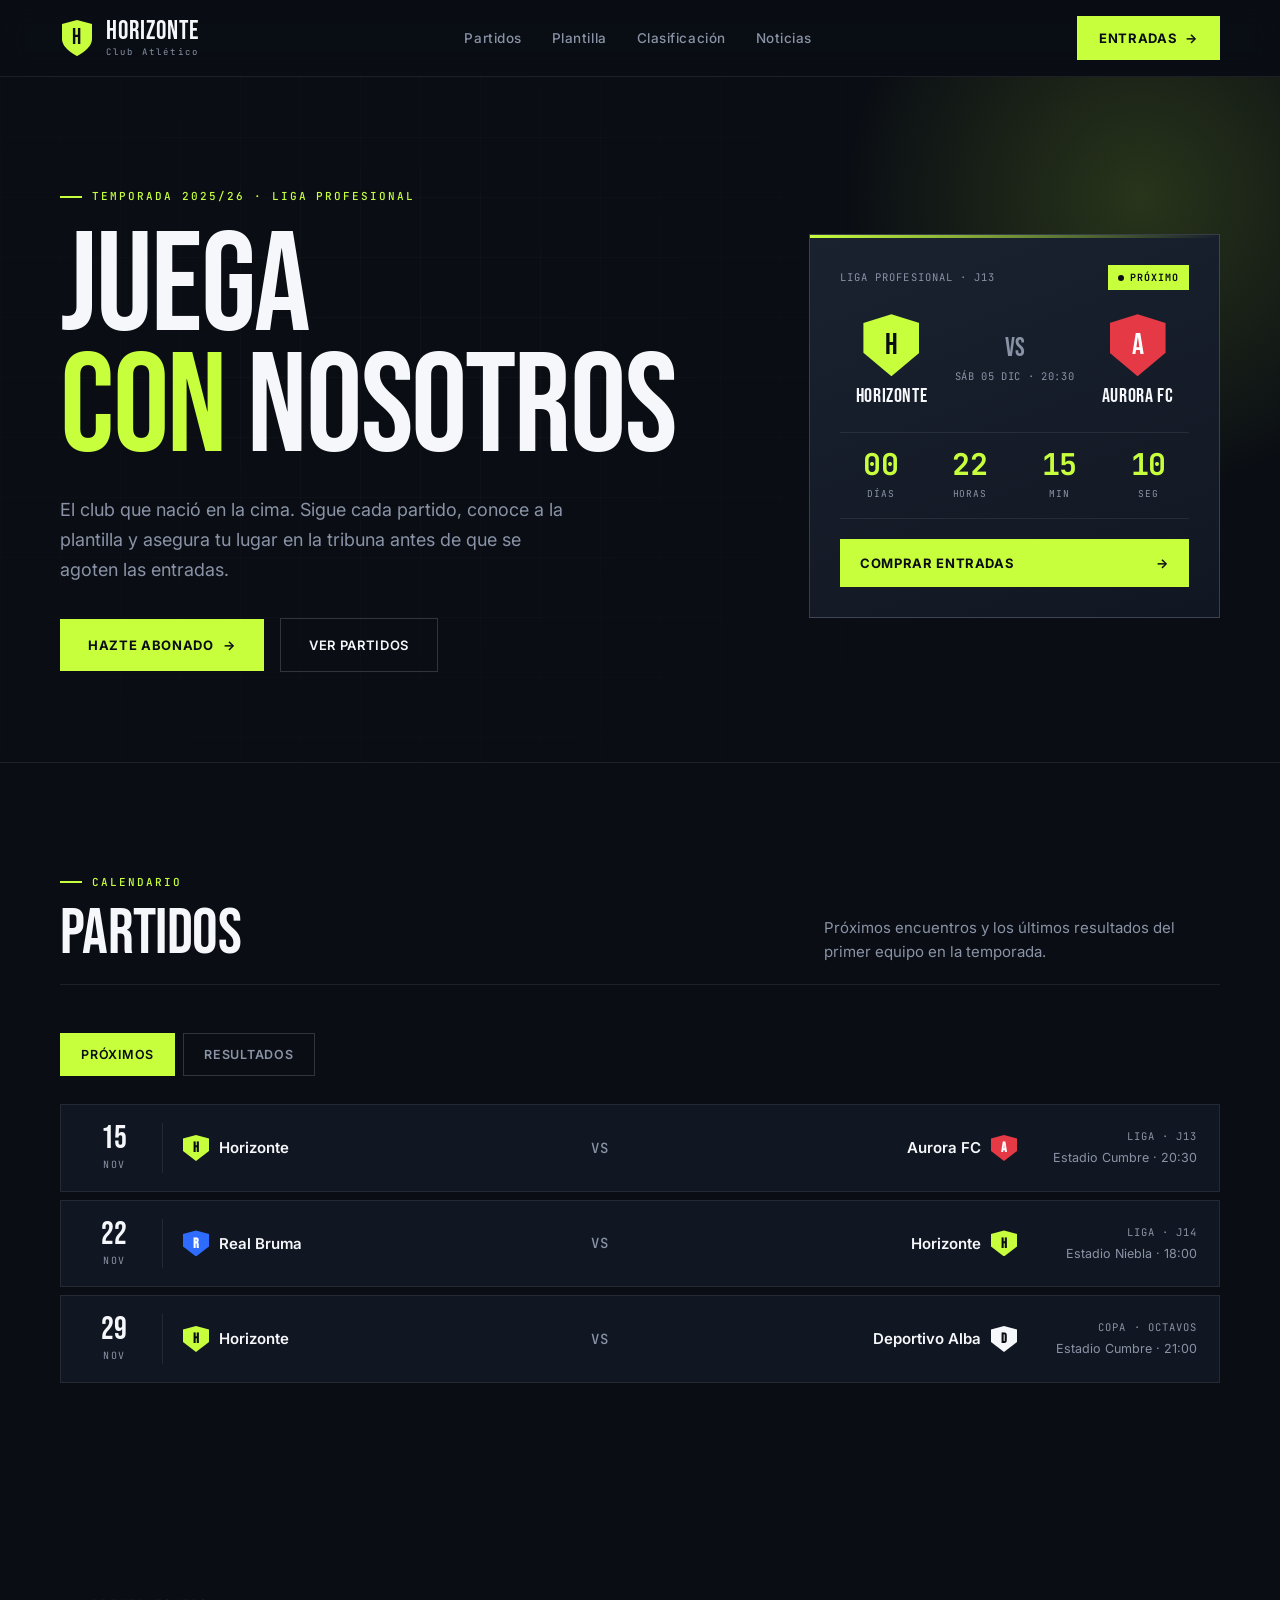
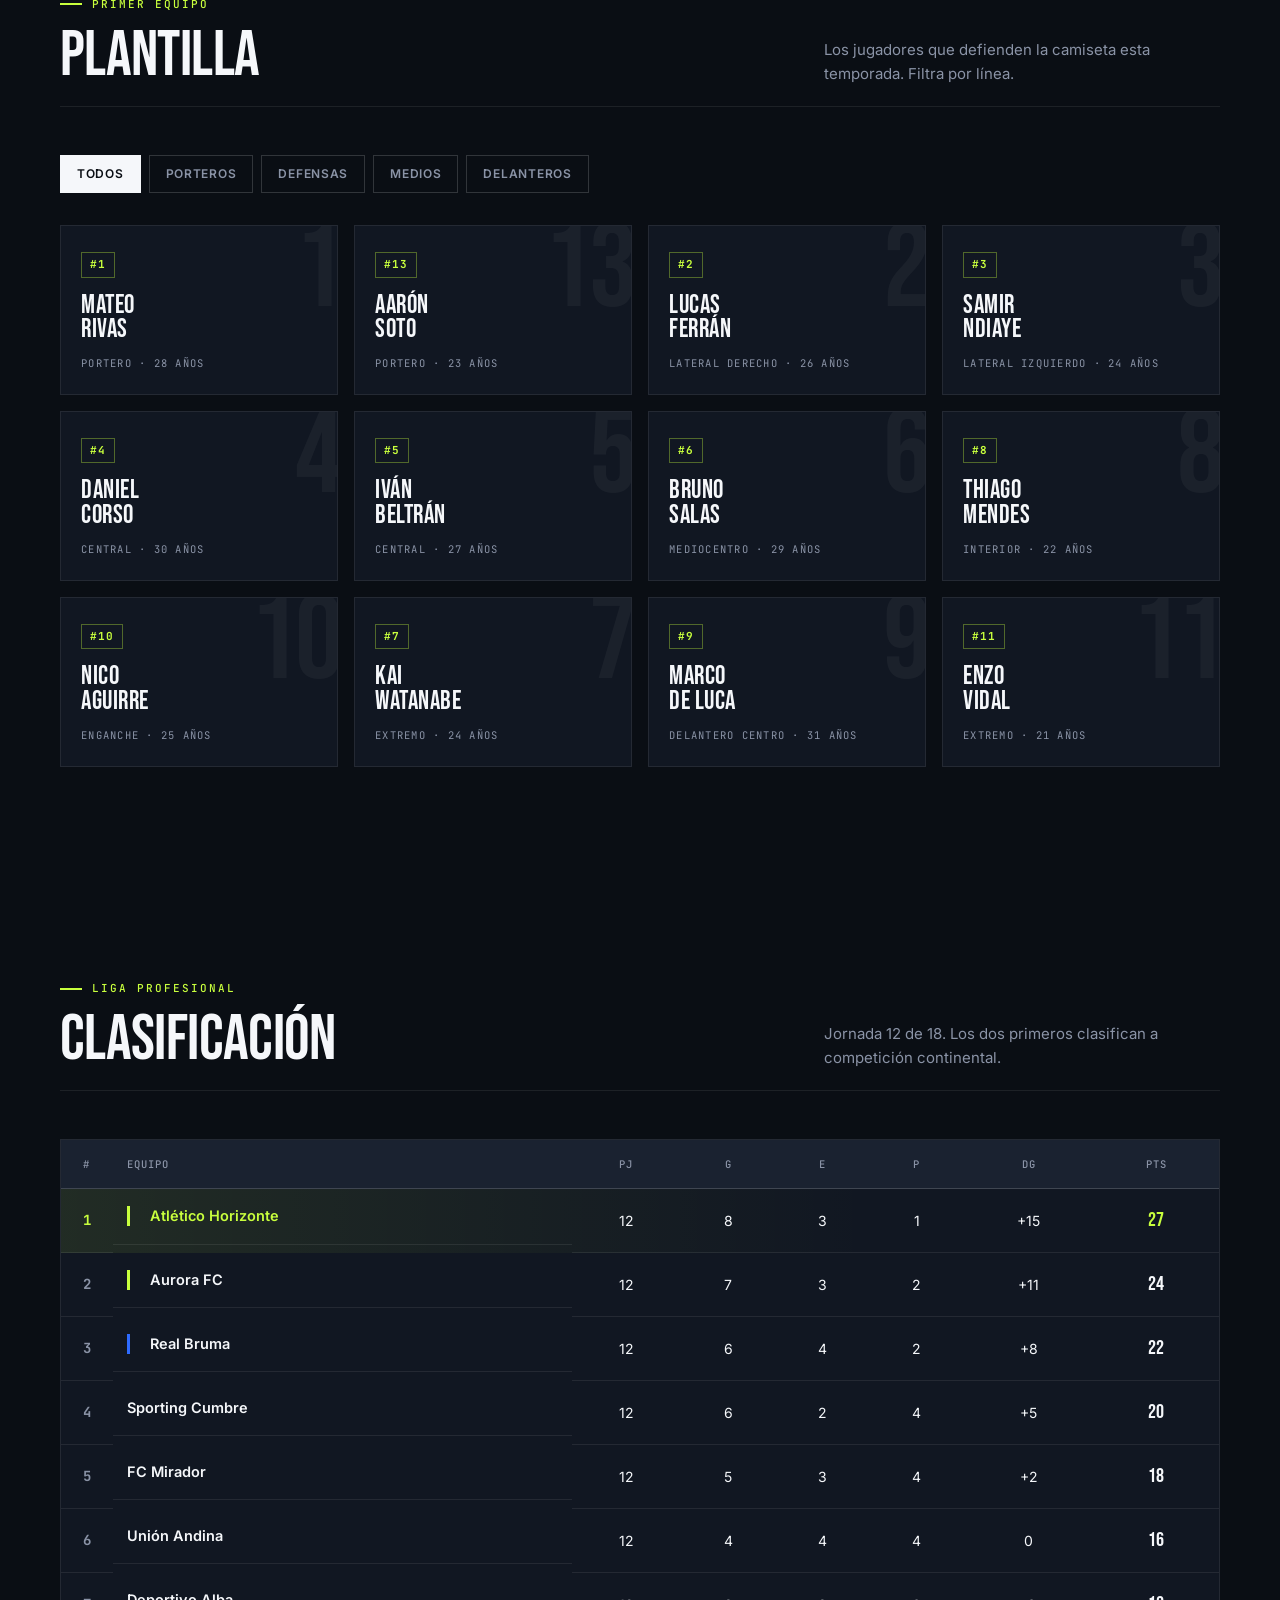
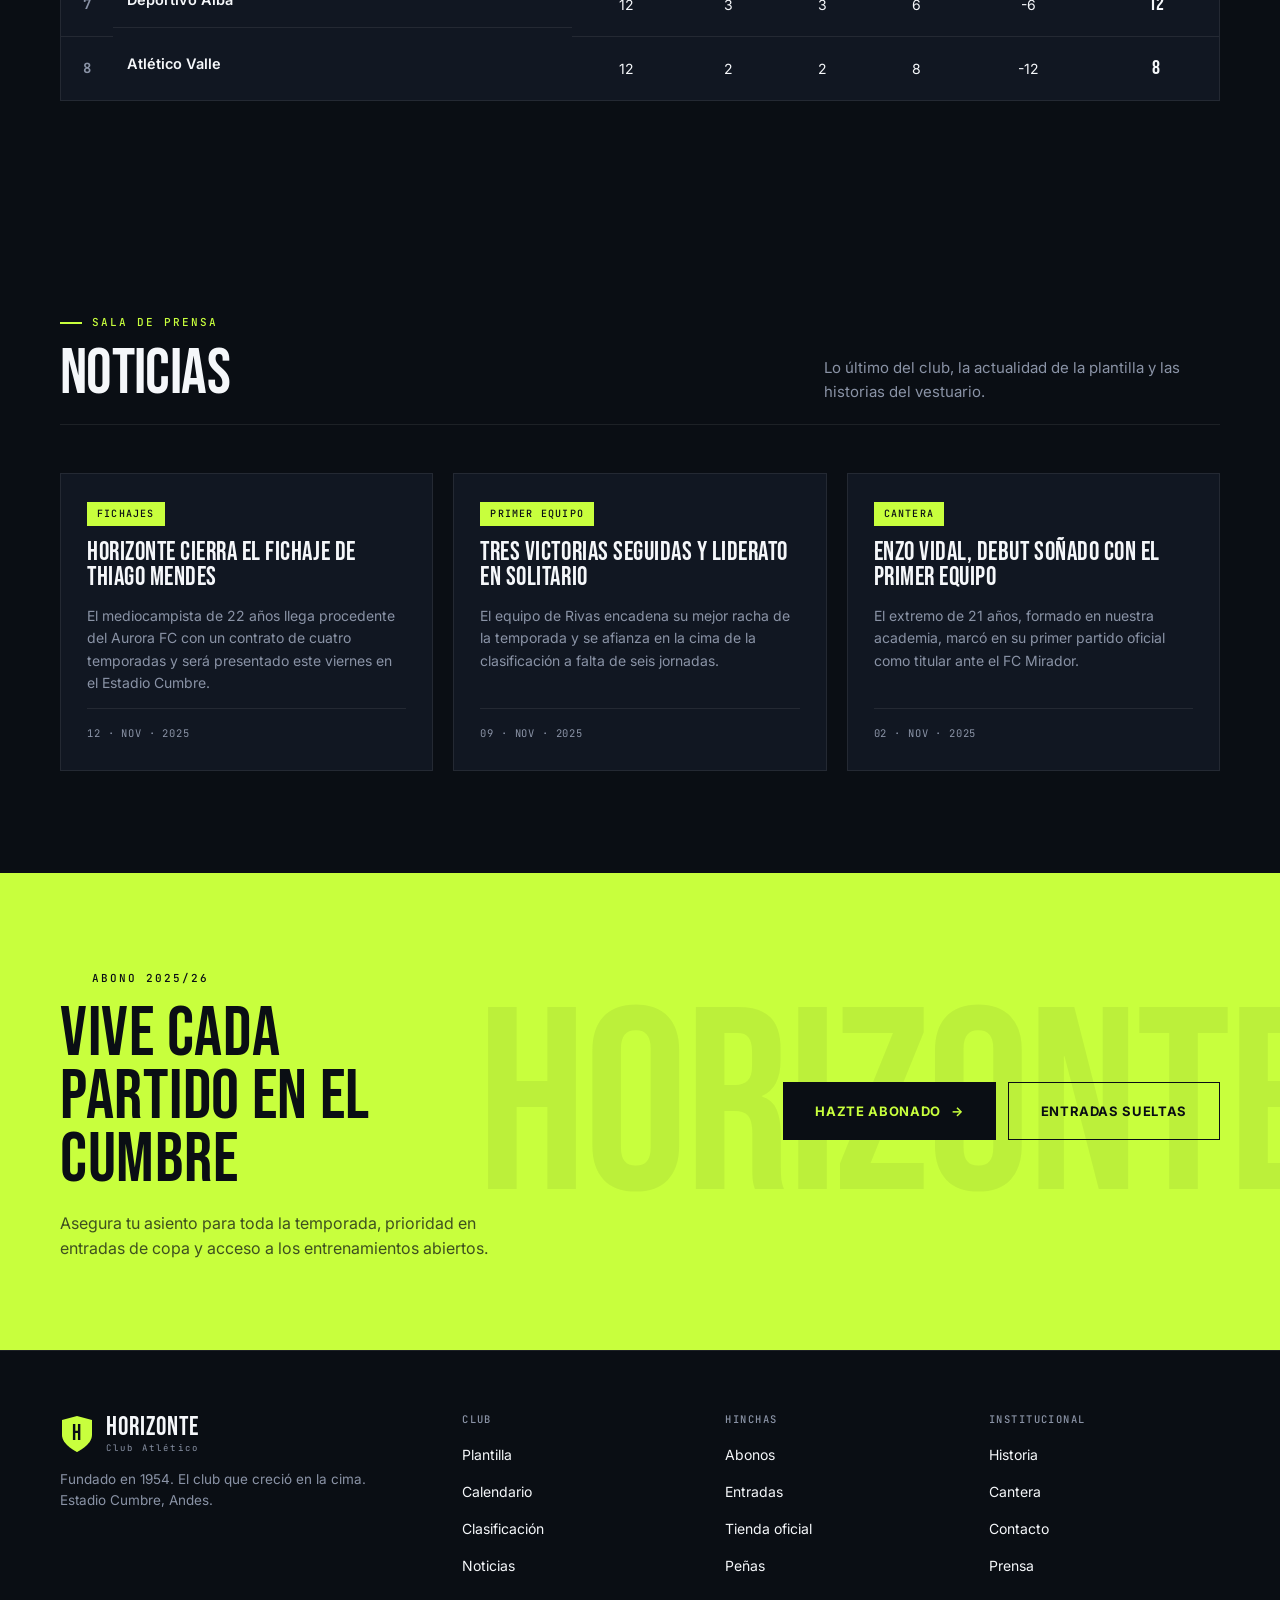
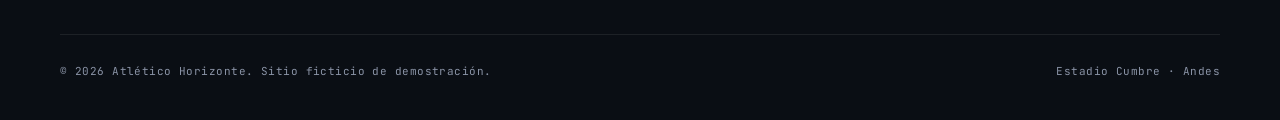
<file: index.html.html>
<!DOCTYPE html>
<html lang="es-CO">
<head>
<meta charset="UTF-8">
<meta name="viewport" content="width=device-width, initial-scale=1.0">
<title>Atlético Horizonte — Sitio oficial</title>
<meta name="description" content="Sitio oficial del Atlético Horizonte. Próximo partido, plantilla, resultados, clasificación y entradas.">
<meta name="theme-color" content="#0A0E14">
<meta name="color-scheme" content="dark">

<link rel="icon" href="data:image/svg+xml,%3Csvg xmlns='http://www.w3.org/2000/svg' viewBox='0 0 32 32'%3E%3Crect width='32' height='32' rx='6' fill='%230A0E14'/%3E%3Ctext x='16' y='23' font-family='Impact,sans-serif' font-size='20' text-anchor='middle' fill='%23C8FF3D'%3EH%3C/text%3E%3C/svg%3E">

<link rel="preconnect" href="https://fonts.googleapis.com">
<link rel="preconnect" href="https://fonts.gstatic.com" crossorigin>
<link href="https://fonts.googleapis.com/css2?family=Bebas+Neue&family=Inter:wght@400;500;600;700&family=JetBrains+Mono:wght@400;500;700&display=swap" rel="stylesheet">

<style>
  /* =========================================================
     ATLÉTICO HORIZONTE — Tema estadio nocturno
     ========================================================= */
  :root{
    color-scheme: dark;
    --bg:#0A0E14;
    --surface:#111722;
    --surface-2:#1A2230;
    --lime:#C8FF3D;
    --lime-dim:#A8D92E;
    --red:#E63946;
    --white:#F5F7FA;
    --muted:#8A93A6;
    --line:rgba(255,255,255,0.08);
    --line-strong:rgba(255,255,255,0.16);
    --display:"Bebas Neue", Impact, "Arial Narrow", sans-serif;
    --body:"Inter", system-ui, -apple-system, "Segoe UI", Roboto, sans-serif;
    --mono:"JetBrains Mono", ui-monospace, monospace;
    --wrap:1240px;
  }

  *{ box-sizing:border-box; margin:0; padding:0; }
  html{
    scroll-behavior:smooth;
    scroll-padding-top:80px;
    -webkit-text-size-adjust:100%;
    text-size-adjust:100%;
  }
  body{
    background:var(--bg);
    color:var(--white);
    font-family:var(--body);
    font-size:16px;
    line-height:1.55;
    -webkit-font-smoothing:antialiased;
    -moz-osx-font-smoothing:grayscale;
    overflow-x:hidden;
  }
  ::selection{ background:var(--lime); color:#0A0E14; }
  img, svg{ display:block; max-width:100%; }
  a{ color:inherit; text-decoration:none; }
  ul, ol{ list-style:none; }
  button{ font:inherit; color:inherit; }

  .wrap{
    max-width:var(--wrap);
    margin-inline:auto;
    padding-inline:clamp(20px, 4vw, 40px);
  }

  h1,h2,h3{
    font-family:var(--display);
    font-weight:400;
    letter-spacing:0.01em;
    line-height:0.92;
    text-transform:uppercase;
  }

  .eyebrow{
    display:inline-flex;
    align-items:center;
    gap:10px;
    font-family:var(--mono);
    font-size:11px;
    font-weight:500;
    letter-spacing:0.18em;
    text-transform:uppercase;
    color:var(--lime);
  }
  .eyebrow::before{
    content:"";
    width:22px; height:2px;
    background:var(--lime);
  }

  /* =========================================================
     HEADER
     ========================================================= */
  .site-header{
    position:sticky; top:0; z-index:60;
    background:rgba(10,14,20,0.85);
    -webkit-backdrop-filter:blur(14px);
    backdrop-filter:blur(14px);
    border-bottom:1px solid var(--line);
  }
  .nav{
    display:flex; align-items:center; justify-content:space-between;
    gap:24px;
    padding-block:16px;
  }
  .logo{
    display:flex; align-items:center; gap:12px;
    font-family:var(--display);
    font-size:26px;
    letter-spacing:0.04em;
    line-height:1;
    color:var(--white);
  }
  .logo-shield{
    width:34px; height:38px;
    flex:0 0 auto;
  }
  .logo-shield path{ fill:var(--lime); }
  .logo-shield text{
    font-family:var(--display);
    font-size:22px;
    fill:#0A0E14;
  }
  .logo small{
    display:block;
    font-family:var(--mono);
    font-size:9px;
    letter-spacing:0.24em;
    color:var(--muted);
    margin-top:3px;
    font-weight:400;
  }

  .nav-links{
    display:flex; gap:30px;
    font-family:var(--body);
    font-size:13.5px;
    font-weight:500;
    letter-spacing:0.04em;
    color:var(--muted);
  }
  .nav-links a{
    position:relative;
    padding:6px 0;
    transition:color .2s ease;
  }
  .nav-links a::after{
    content:"";
    position:absolute; left:0; right:0; bottom:0;
    height:2px;
    background:var(--lime);
    transform:scaleX(0);
    transform-origin:left;
    transition:transform .25s ease;
  }
  .nav-links a:hover,
  .nav-links a[aria-current]{ color:var(--white); }
  .nav-links a:hover::after,
  .nav-links a[aria-current]::after{ transform:scaleX(1); }

  .nav-actions{ display:flex; align-items:center; gap:12px; }
  .btn-tickets{
    display:inline-flex; align-items:center; gap:8px;
    background:var(--lime);
    color:#0A0E14;
    font-family:var(--body);
    font-size:13px;
    font-weight:700;
    letter-spacing:0.05em;
    text-transform:uppercase;
    padding:12px 22px;
    transition:background .2s ease, transform .15s ease;
  }
  .btn-tickets:hover{ background:var(--lime-dim); transform:translateY(-1px); }

  .menu-toggle{
    display:none;
    width:44px; height:44px;
    background:none;
    border:1px solid var(--line-strong);
    color:var(--white);
    font-size:18px;
    cursor:pointer;
    align-items:center; justify-content:center;
  }

  /* =========================================================
     HERO
     ========================================================= */
  .hero{
    position:relative;
    padding:clamp(56px, 8vw, 104px) 0 clamp(56px, 7vw, 96px);
    overflow:hidden;
    border-bottom:1px solid var(--line);
  }
  .hero::before{
    content:"";
    position:absolute;
    top:-200px; right:-180px;
    width:640px; height:640px;
    background:radial-gradient(circle, rgba(200,255,61,0.16), transparent 65%);
    pointer-events:none;
  }
  .hero::after{
    content:"";
    position:absolute;
    inset:0;
    background-image:
      linear-gradient(rgba(255,255,255,0.025) 1px, transparent 1px),
      linear-gradient(90deg, rgba(255,255,255,0.025) 1px, transparent 1px);
    background-size:60px 60px;
    -webkit-mask-image: radial-gradient(circle at 30% 40%, #000, transparent 75%);
    mask-image: radial-gradient(circle at 30% 40%, #000, transparent 75%);
    pointer-events:none;
  }
  .hero-grid{
    position:relative;
    z-index:1;
    display:grid;
    grid-template-columns:1.25fr 0.75fr;
    gap:clamp(32px, 5vw, 72px);
    align-items:center;
  }
  .hero h1{
    font-size:clamp(64px, 11vw, 150px);
    letter-spacing:-0.01em;
    line-height:0.86;
    margin:22px 0 26px;
    text-wrap:balance;
  }
  .hero h1 em{
    font-style:normal;
    color:var(--lime);
  }
  .hero p.lede{
    font-size:clamp(15.5px, 1.5vw, 18px);
    color:var(--muted);
    max-width:46ch;
    line-height:1.65;
    margin-bottom:34px;
  }
  .hero-actions{
    display:flex; align-items:center; gap:16px; flex-wrap:wrap;
  }
  .btn-primary{
    display:inline-flex; align-items:center; gap:10px;
    background:var(--lime); color:#0A0E14;
    font-size:13px; font-weight:700;
    letter-spacing:0.05em; text-transform:uppercase;
    padding:16px 28px;
    transition:background .2s ease, transform .15s ease;
  }
  .btn-primary:hover{ background:var(--lime-dim); transform:translateY(-1px); }
  .btn-ghost{
    display:inline-flex; align-items:center; gap:10px;
    border:1px solid var(--line-strong);
    color:var(--white);
    font-size:13px; font-weight:600;
    letter-spacing:0.05em; text-transform:uppercase;
    padding:16px 28px;
    transition:background .2s ease, border-color .2s ease;
  }
  .btn-ghost:hover{ background:var(--surface-2); border-color:var(--white); }

  /* tarjeta próximo partido */
  .next-match{
    background:linear-gradient(160deg, var(--surface-2), var(--surface));
    border:1px solid var(--line-strong);
    padding:clamp(22px, 3vw, 30px);
    position:relative;
    overflow:hidden;
  }
  .next-match::before{
    content:"";
    position:absolute;
    top:0; left:0; right:0; height:3px;
    background:linear-gradient(90deg, var(--lime), transparent);
  }
  .nm-top{
    display:flex; justify-content:space-between; align-items:center;
    gap:12px;
    margin-bottom:24px;
  }
  .nm-comp{
    font-family:var(--mono);
    font-size:10.5px;
    letter-spacing:0.1em;
    text-transform:uppercase;
    color:var(--muted);
  }
  .nm-status{
    display:inline-flex; align-items:center; gap:6px;
    font-family:var(--mono);
    font-size:10px;
    font-weight:700;
    letter-spacing:0.1em;
    text-transform:uppercase;
    color:#0A0E14;
    background:var(--lime);
    padding:5px 10px;
  }
  .nm-status .pulse{
    width:6px; height:6px;
    border-radius:50%;
    background:#0A0E14;
    animation:pulse 1.6s ease-in-out infinite;
  }
  @keyframes pulse{ 0%,100%{ opacity:1; } 50%{ opacity:0.25; } }

  .nm-teams{
    display:grid;
    grid-template-columns:1fr auto 1fr;
    align-items:center;
    gap:12px;
    margin-bottom:26px;
  }
  .nm-team{
    display:flex; flex-direction:column; align-items:center; gap:10px;
    text-align:center;
  }
  .nm-team span{
    font-family:var(--display);
    font-size:20px;
    letter-spacing:0.03em;
    line-height:1;
    color:var(--white);
  }
  .crest{
    width:56px; height:62px;
    display:flex; align-items:center; justify-content:center;
    font-family:var(--display);
    font-size:30px;
    line-height:1;
    clip-path: polygon(50% 0, 100% 14%, 100% 62%, 50% 100%, 0 62%, 0 14%);
  }
  .crest-home{ background:var(--lime); color:#0A0E14; }
  .crest-away{ background:var(--red); color:#fff; }

  .nm-vs{
    display:flex; flex-direction:column; align-items:center; gap:6px;
  }
  .nm-vs .label{
    font-family:var(--display);
    font-size:26px;
    color:var(--muted);
    line-height:1;
  }
  .nm-vs .date{
    font-family:var(--mono);
    font-size:10.5px;
    letter-spacing:0.06em;
    color:var(--muted);
    white-space:nowrap;
  }

  .countdown{
    display:grid;
    grid-template-columns:repeat(4, 1fr);
    gap:8px;
    padding:16px 0;
    border-top:1px solid var(--line);
    border-bottom:1px solid var(--line);
    margin-bottom:20px;
  }
  .cd-item{
    text-align:center;
  }
  .cd-num{
    display:block;
    font-family:var(--mono);
    font-size:clamp(22px, 3vw, 30px);
    font-weight:700;
    line-height:1;
    color:var(--lime);
    letter-spacing:-0.02em;
    font-variant-numeric: tabular-nums;
  }
  .cd-lbl{
    display:block;
    margin-top:8px;
    font-family:var(--mono);
    font-size:9.5px;
    letter-spacing:0.1em;
    text-transform:uppercase;
    color:var(--muted);
  }
  .nm-cta{
    display:flex;
    align-items:center;
    justify-content:space-between;
    gap:12px;
    width:100%;
    background:var(--lime);
    color:#0A0E14;
    font-size:13px;
    font-weight:700;
    letter-spacing:0.05em;
    text-transform:uppercase;
    padding:14px 20px;
    transition:background .2s ease;
  }
  .nm-cta:hover{ background:var(--lime-dim); }

  /* =========================================================
     SECTION STRUCTURE
     ========================================================= */
  section{ padding:clamp(64px, 8vw, 104px) 0; }
  .section-head{
    display:flex;
    align-items:flex-end;
    justify-content:space-between;
    gap:24px;
    flex-wrap:wrap;
    margin-bottom:48px;
    padding-bottom:20px;
    border-bottom:1px solid var(--line);
  }
  .section-head h2{
    font-size:clamp(40px, 5vw, 64px);
    letter-spacing:-0.01em;
    line-height:0.92;
  }
  .section-head p{
    color:var(--muted);
    font-size:15px;
    max-width:44ch;
    line-height:1.6;
  }

  /* =========================================================
     PARTIDOS
     ========================================================= */
  .tabs{
    display:flex;
    gap:8px;
    margin-bottom:28px;
    flex-wrap:wrap;
  }
  .tab{
    background:transparent;
    border:1px solid var(--line-strong);
    color:var(--muted);
    font-family:var(--body);
    font-size:12.5px;
    font-weight:600;
    letter-spacing:0.06em;
    text-transform:uppercase;
    padding:11px 20px;
    cursor:pointer;
    transition:background .2s ease, color .2s ease, border-color .2s ease;
  }
  .tab:hover{ color:var(--white); border-color:var(--white); }
  .tab.active{
    background:var(--lime);
    border-color:var(--lime);
    color:#0A0E14;
  }

  .tab-panel{ display:none; }
  .tab-panel.active{ display:block; }

  .match-list{ display:grid; gap:8px; }
  .match-row{
    display:grid;
    grid-template-columns:80px 1fr 160px;
    align-items:center;
    gap:20px;
    background:var(--surface);
    border:1px solid var(--line);
    padding:18px 22px;
    transition:border-color .2s ease, background .2s ease;
  }
  .match-row:hover{ border-color:var(--line-strong); background:var(--surface-2); }

  .mr-date{
    text-align:center;
    border-right:1px solid var(--line);
    padding-right:16px;
  }
  .mr-day{
    display:block;
    font-family:var(--display);
    font-size:32px;
    line-height:1;
    color:var(--white);
    letter-spacing:0.02em;
  }
  .mr-mon{
    display:block;
    font-family:var(--mono);
    font-size:10px;
    letter-spacing:0.14em;
    text-transform:uppercase;
    color:var(--muted);
    margin-top:2px;
  }

  .mr-teams{
    display:grid;
    grid-template-columns:1fr auto 1fr;
    align-items:center;
    gap:16px;
  }
  .mr-team{
    display:flex; align-items:center; gap:10px;
    font-family:var(--body);
    font-size:15px;
    font-weight:600;
    color:var(--white);
  }
  .mr-team.away{ justify-content:flex-end; text-align:right; }
  .mr-team .chip{
    width:26px; height:26px;
    display:inline-flex; align-items:center; justify-content:center;
    font-family:var(--display);
    font-size:14px;
    flex:0 0 auto;
    clip-path: polygon(50% 0, 100% 14%, 100% 62%, 50% 100%, 0 62%, 0 14%);
  }
  .chip.lime{ background:var(--lime); color:#0A0E14; }
  .chip.red{ background:var(--red); color:#fff; }
  .chip.blue{ background:#2E6BFF; color:#fff; }
  .chip.white{ background:var(--white); color:#0A0E14; }
  .chip.gray{ background:var(--surface-2); color:var(--white); border:1px solid var(--line-strong); }

  .mr-score{
    font-family:var(--display);
    font-size:26px;
    letter-spacing:0.05em;
    color:var(--lime);
    min-width:56px;
    text-align:center;
    padding:4px 0;
    line-height:1;
  }
  .mr-score.dim{
    color:var(--muted);
    font-family:var(--mono);
    font-size:14px;
    font-weight:500;
    letter-spacing:0.1em;
  }

  .mr-info{
    display:flex; flex-direction:column; align-items:flex-end; gap:4px;
    text-align:right;
  }
  .mr-comp{
    font-family:var(--mono);
    font-size:10.5px;
    letter-spacing:0.1em;
    text-transform:uppercase;
    color:var(--muted);
  }
  .mr-venue{
    font-family:var(--body);
    font-size:12.5px;
    color:var(--muted);
  }

  /* =========================================================
     PLANTILLA
     ========================================================= */
  .filters{
    display:flex;
    gap:8px;
    flex-wrap:wrap;
    margin-bottom:32px;
  }
  .filter{
    background:transparent;
    border:1px solid var(--line-strong);
    color:var(--muted);
    font-size:12px;
    font-weight:600;
    letter-spacing:0.06em;
    text-transform:uppercase;
    padding:9px 16px;
    cursor:pointer;
    transition:background .2s ease, color .2s ease, border-color .2s ease;
  }
  .filter:hover{ color:var(--white); border-color:var(--white); }
  .filter.active{ background:var(--white); border-color:var(--white); color:#0A0E14; }

  .squad{
    display:grid;
    grid-template-columns:repeat(auto-fill, minmax(220px, 1fr));
    gap:16px;
  }
  .player{
    position:relative;
    background:var(--surface);
    border:1px solid var(--line);
    padding:24px 20px 20px;
    overflow:hidden;
    transition:border-color .2s ease, transform .2s ease;
  }
  .player:hover{ border-color:var(--lime); transform:translateY(-3px); }
  .player::before{
    content:attr(data-number);
    position:absolute;
    top:-16px; right:-4px;
    font-family:var(--display);
    font-size:120px;
    line-height:1;
    color:rgba(255,255,255,0.045);
    pointer-events:none;
    letter-spacing:-0.02em;
  }
  .player-num{
    display:inline-block;
    font-family:var(--mono);
    font-size:11px;
    font-weight:700;
    letter-spacing:0.1em;
    color:var(--lime);
    border:1px solid rgba(200,255,61,0.35);
    padding:3px 8px;
    margin-bottom:16px;
  }
  .player-name{
    font-family:var(--display);
    font-size:26px;
    line-height:0.96;
    letter-spacing:0.02em;
    color:var(--white);
    margin-bottom:6px;
    position:relative;
  }
  .player-pos{
    font-family:var(--mono);
    font-size:10.5px;
    letter-spacing:0.12em;
    text-transform:uppercase;
    color:var(--muted);
    position:relative;
  }

  /* =========================================================
     CLASIFICACIÓN
     ========================================================= */
  .standings{
    border:1px solid var(--line);
    background:var(--surface);
    overflow-x:auto;
  }
  .standings table{
    width:100%;
    border-collapse:collapse;
    min-width:640px;
  }
  .standings th{
    font-family:var(--mono);
    font-size:10.5px;
    font-weight:500;
    letter-spacing:0.1em;
    text-transform:uppercase;
    color:var(--muted);
    text-align:center;
    padding:16px 14px;
    border-bottom:1px solid var(--line-strong);
    background:var(--surface-2);
  }
  .standings th.team{ text-align:left; }
  .standings td{
    padding:16px 14px;
    border-bottom:1px solid var(--line);
    text-align:center;
    font-family:var(--body);
    font-size:14px;
    color:var(--white);
  }
  .standings tr:last-child td{ border-bottom:0; }
  .standings td.team{
    text-align:left;
    display:flex; align-items:center; gap:12px;
    font-weight:600;
    font-size:14.5px;
  }
  .standings td.pos{
    font-family:var(--mono);
    font-weight:700;
    color:var(--muted);
    width:52px;
  }
  .standings td.pts{
    font-family:var(--display);
    font-size:20px;
    letter-spacing:0.03em;
    color:var(--white);
  }
  .standings tr.us{
    background:linear-gradient(90deg, rgba(200,255,61,0.09), transparent 70%);
  }
  .standings tr.us td.team{ color:var(--lime); }
  .standings tr.us td.pos{ color:var(--lime); }
  .standings tr.us td.pts{ color:var(--lime); }
  .zone-bar{
    display:inline-block;
    width:3px; height:20px;
    margin-right:8px;
    vertical-align:middle;
  }
  .standings tr.ucl .zone-bar{ background:var(--lime); }
  .standings tr.uel .zone-bar{ background:#2E6BFF; }

  /* =========================================================
     NOTICIAS
     ========================================================= */
  .news-grid{
    display:grid;
    grid-template-columns:repeat(3, 1fr);
    gap:20px;
  }
  .news-card{
    background:var(--surface);
    border:1px solid var(--line);
    padding:28px 26px;
    display:flex;
    flex-direction:column;
    gap:14px;
    transition:border-color .2s ease, transform .2s ease;
  }
  .news-card:hover{ border-color:var(--line-strong); transform:translateY(-3px); }
  .news-tag{
    align-self:flex-start;
    font-family:var(--mono);
    font-size:10px;
    font-weight:500;
    letter-spacing:0.12em;
    text-transform:uppercase;
    color:#0A0E14;
    background:var(--lime);
    padding:4px 10px;
  }
  .news-card h3{
    font-family:var(--display);
    font-size:26px;
    line-height:0.98;
    letter-spacing:0.02em;
    color:var(--white);
  }
  .news-card p{
    font-size:14px;
    line-height:1.6;
    color:var(--muted);
    flex:1;
  }
  .news-date{
    font-family:var(--mono);
    font-size:10.5px;
    letter-spacing:0.08em;
    text-transform:uppercase;
    color:var(--muted);
    padding-top:16px;
    border-top:1px solid var(--line);
  }

  /* =========================================================
     CTA ABONO
     ========================================================= */
  .cta-band{
    background:var(--lime);
    color:#0A0E14;
    padding:clamp(56px, 7vw, 88px) 0;
    position:relative;
    overflow:hidden;
  }
  .cta-band::before{
    content:"HORIZONTE";
    position:absolute;
    right:-40px; top:50%;
    transform:translateY(-50%);
    font-family:var(--display);
    font-size:clamp(120px, 22vw, 260px);
    line-height:1;
    color:rgba(10,14,20,0.06);
    letter-spacing:-0.01em;
    pointer-events:none;
    white-space:nowrap;
  }
  .cta-grid{
    position:relative;
    display:flex;
    align-items:center;
    justify-content:space-between;
    gap:40px;
    flex-wrap:wrap;
  }
  .cta-copy h2{
    font-size:clamp(40px, 5.5vw, 72px);
    line-height:0.9;
    color:#0A0E14;
    max-width:14ch;
  }
  .cta-copy p{
    margin-top:18px;
    font-size:16px;
    color:rgba(10,14,20,0.72);
    max-width:44ch;
    line-height:1.6;
  }
  .cta-actions{
    display:flex;
    gap:12px;
    flex-wrap:wrap;
  }
  .btn-dark{
    display:inline-flex; align-items:center; gap:10px;
    background:#0A0E14; color:var(--lime);
    font-size:13px; font-weight:700;
    letter-spacing:0.05em; text-transform:uppercase;
    padding:18px 32px;
    transition:transform .15s ease, background .2s ease;
  }
  .btn-dark:hover{ transform:translateY(-2px); }
  .btn-outline-dark{
    display:inline-flex; align-items:center; gap:10px;
    border:1.5px solid #0A0E14; color:#0A0E14;
    font-size:13px; font-weight:700;
    letter-spacing:0.05em; text-transform:uppercase;
    padding:18px 32px;
    transition:background .2s ease, color .2s ease;
  }
  .btn-outline-dark:hover{ background:#0A0E14; color:var(--lime); }

  /* =========================================================
     FOOTER
     ========================================================= */
  .site-footer{
    background:var(--bg);
    padding:64px 0 40px;
    border-top:1px solid var(--line);
  }
  .foot-grid{
    display:grid;
    grid-template-columns:1.6fr 1fr 1fr 1fr;
    gap:32px;
    padding-bottom:44px;
    border-bottom:1px solid var(--line);
    margin-bottom:28px;
  }
  .foot-brand .logo{ margin-bottom:16px; }
  .foot-brand p{
    color:var(--muted);
    font-size:13.5px;
    line-height:1.6;
    max-width:34ch;
  }
  .foot-title{
    font-family:var(--mono);
    font-size:10.5px;
    font-weight:500;
    letter-spacing:0.14em;
    text-transform:uppercase;
    color:var(--muted);
    margin-bottom:18px;
  }
  .foot-col ul li{ margin-bottom:12px; }
  .foot-col a{
    color:var(--white);
    font-size:14px;
    transition:color .2s ease;
  }
  .foot-col a:hover{ color:var(--lime); }
  .foot-bottom{
    display:flex;
    justify-content:space-between;
    flex-wrap:wrap;
    gap:12px;
    font-family:var(--mono);
    font-size:11px;
    letter-spacing:0.04em;
    color:var(--muted);
  }

  /* =========================================================
     REVEAL
     ========================================================= */
  .reveal{ opacity:0; transform:translateY(16px); transition:opacity .6s ease, transform .6s ease; }
  .reveal.in{ opacity:1; transform:translateY(0); }

  @media (prefers-reduced-motion: reduce){
    *, *::before, *::after{
      animation-duration:0.01ms !important;
      animation-iteration-count:1 !important;
      transition-duration:0.01ms !important;
      scroll-behavior:auto !important;
    }
    .reveal{ opacity:1; transform:none; }
  }

  /* =========================================================
     RESPONSIVE
     ========================================================= */
  @media (max-width:980px){
    .hero-grid{ grid-template-columns:1fr; }
    .next-match{ max-width:520px; }
    .news-grid{ grid-template-columns:1fr 1fr; }
    .foot-grid{ grid-template-columns:1fr 1fr; }
    .match-row{ grid-template-columns:64px 1fr; }
    .mr-info{ grid-column:1 / -1; align-items:flex-start; padding-top:8px; border-top:1px dashed var(--line); }
    .mr-date{ border-right:0; padding-right:0; text-align:left; }
    .mr-teams{ gap:10px; }
  }

  @media (max-width:640px){
    .nav{ padding-block:14px; }
    .btn-tickets{ display:none; }
    .menu-toggle{ display:flex; }

    .nav-links{
      display:none;
      position:absolute; top:100%; left:0; right:0;
      flex-direction:column; gap:0;
      background:var(--surface);
      border-bottom:1px solid var(--line);
      padding:6px 20px 14px;
      font-size:15px;
    }
    .nav-links.open{ display:flex; }
    .nav-links li + li{ border-top:1px solid var(--line); }
    .nav-links a{ display:block; padding:14px 0; }
    .nav-links a::after{ display:none; }

    .hero h1{ font-size:clamp(54px, 15vw, 96px); }
    .nm-teams{ gap:8px; }
    .crest{ width:48px; height:52px; font-size:24px; }

    .match-row{ grid-template-columns:1fr; gap:14px; padding:16px; }
    .mr-date{ display:flex; gap:6px; align-items:baseline; }
    .mr-day{ font-size:22px; }
    .mr-mon{ margin-top:0; }
    .mr-teams{ gap:8px; }
    .mr-team{ font-size:13.5px; }
    .mr-score{ font-size:22px; min-width:44px; }

    .news-grid{ grid-template-columns:1fr; }
    .foot-grid{ grid-template-columns:1fr; }
    .foot-bottom{ flex-direction:column; }
    .cta-grid{ flex-direction:column; align-items:flex-start; }
    .cta-actions{ width:100%; }
    .btn-dark, .btn-outline-dark{ flex:1; justify-content:center; }
  }
</style>
</head>
<body>

<!-- ================= HEADER ================= -->
<header class="site-header">
  <nav class="nav wrap" aria-label="Principal">
    <a href="#inicio" class="logo" aria-label="Atlético Horizonte, ir al inicio">
      <svg class="logo-shield" viewBox="0 0 34 38" aria-hidden="true">
        <path d="M17 1 L32 5 V20 C32 30 17 37 17 37 C17 37 2 30 2 20 V5 Z"/>
        <text x="17" y="25" text-anchor="middle">H</text>
      </svg>
      <div>
        Horizonte
        <small>Club Atlético</small>
      </div>
    </a>

    <ul class="nav-links" id="nav-links">
      <li><a href="#partidos">Partidos</a></li>
      <li><a href="#plantilla">Plantilla</a></li>
      <li><a href="#clasificacion">Clasificación</a></li>
      <li><a href="#noticias">Noticias</a></li>
    </ul>

    <div class="nav-actions">
      <a href="#abono" class="btn-tickets">Entradas <span aria-hidden="true">→</span></a>
      <button class="menu-toggle" type="button" aria-label="Abrir menú" aria-expanded="false" aria-controls="nav-links">☰</button>
    </div>
  </nav>
</header>

<main>

  <!-- ================= HERO ================= -->
  <section class="hero" id="inicio" aria-labelledby="hero-title">
    <div class="wrap hero-grid">
      <div class="hero-copy">
        <span class="eyebrow">Temporada 2025/26 · Liga Profesional</span>
        <h1 id="hero-title">Juega<br><em>con</em> nosotros</h1>
        <p class="lede">El club que nació en la cima. Sigue cada partido, conoce a la plantilla y asegura tu lugar en la tribuna antes de que se agoten las entradas.</p>
        <div class="hero-actions">
          <a href="#abono" class="btn-primary">Hazte abonado <span aria-hidden="true">→</span></a>
          <a href="#partidos" class="btn-ghost">Ver partidos</a>
        </div>
      </div>

      <aside class="next-match" aria-label="Próximo partido">
        <div class="nm-top">
          <span class="nm-comp">Liga Profesional · J13</span>
          <span class="nm-status"><span class="pulse" aria-hidden="true"></span>Próximo</span>
        </div>

        <div class="nm-teams">
          <div class="nm-team">
            <div class="crest crest-home" aria-hidden="true">H</div>
            <span>Horizonte</span>
          </div>
          <div class="nm-vs">
            <span class="label">VS</span>
            <span class="date" id="match-date">SÁB · 20:30</span>
          </div>
          <div class="nm-team">
            <div class="crest crest-away" aria-hidden="true">A</div>
            <span>Aurora FC</span>
          </div>
        </div>

        <div class="countdown" id="countdown" aria-label="Cuenta atrás para el próximo partido">
          <div class="cd-item"><span class="cd-num" id="cd-days">00</span><span class="cd-lbl">Días</span></div>
          <div class="cd-item"><span class="cd-num" id="cd-hours">00</span><span class="cd-lbl">Horas</span></div>
          <div class="cd-item"><span class="cd-num" id="cd-mins">00</span><span class="cd-lbl">Min</span></div>
          <div class="cd-item"><span class="cd-num" id="cd-secs">00</span><span class="cd-lbl">Seg</span></div>
        </div>

        <a href="#abono" class="nm-cta">Comprar entradas <span aria-hidden="true">→</span></a>
      </aside>
    </div>
  </section>

  <!-- ================= PARTIDOS ================= -->
  <section id="partidos" aria-labelledby="partidos-title">
    <div class="wrap">
      <div class="section-head reveal">
        <div>
          <span class="eyebrow">Calendario</span>
          <h2 id="partidos-title" style="margin-top:14px;">Partidos</h2>
        </div>
        <p>Próximos encuentros y los últimos resultados del primer equipo en la temporada.</p>
      </div>

      <div class="tabs" role="tablist" aria-label="Tipo de partidos">
        <button class="tab active" data-tab="proximos" role="tab" aria-selected="true">Próximos</button>
        <button class="tab" data-tab="resultados" role="tab" aria-selected="false">Resultados</button>
      </div>

      <!-- PRÓXIMOS -->
      <div class="tab-panel active" id="tab-proximos" role="tabpanel">
        <div class="match-list">
          <article class="match-row">
            <div class="mr-date">
              <span class="mr-day">15</span>
              <span class="mr-mon">NOV</span>
            </div>
            <div class="mr-teams">
              <div class="mr-team"><span class="chip lime">H</span>Horizonte</div>
              <span class="mr-score dim">VS</span>
              <div class="mr-team away">Aurora FC<span class="chip red">A</span></div>
            </div>
            <div class="mr-info">
              <span class="mr-comp">Liga · J13</span>
              <span class="mr-venue">Estadio Cumbre · 20:30</span>
            </div>
          </article>

          <article class="match-row">
            <div class="mr-date">
              <span class="mr-day">22</span>
              <span class="mr-mon">NOV</span>
            </div>
            <div class="mr-teams">
              <div class="mr-team"><span class="chip blue">R</span>Real Bruma</div>
              <span class="mr-score dim">VS</span>
              <div class="mr-team away">Horizonte<span class="chip lime">H</span></div>
            </div>
            <div class="mr-info">
              <span class="mr-comp">Liga · J14</span>
              <span class="mr-venue">Estadio Niebla · 18:00</span>
            </div>
          </article>

          <article class="match-row">
            <div class="mr-date">
              <span class="mr-day">29</span>
              <span class="mr-mon">NOV</span>
            </div>
            <div class="mr-teams">
              <div class="mr-team"><span class="chip lime">H</span>Horizonte</div>
              <span class="mr-score dim">VS</span>
              <div class="mr-team away">Deportivo Alba<span class="chip white">D</span></div>
            </div>
            <div class="mr-info">
              <span class="mr-comp">Copa · Octavos</span>
              <span class="mr-venue">Estadio Cumbre · 21:00</span>
            </div>
          </article>
        </div>
      </div>

      <!-- RESULTADOS -->
      <div class="tab-panel" id="tab-resultados" role="tabpanel">
        <div class="match-list">
          <article class="match-row">
            <div class="mr-date">
              <span class="mr-day">08</span>
              <span class="mr-mon">NOV</span>
            </div>
            <div class="mr-teams">
              <div class="mr-team"><span class="chip lime">H</span>Horizonte</div>
              <span class="mr-score">2 – 1</span>
              <div class="mr-team away">Sporting Cumbre<span class="chip gray">S</span></div>
            </div>
            <div class="mr-info">
              <span class="mr-comp">Liga · J12</span>
              <span class="mr-venue">Victoria · Goles: De Luca, Vidal</span>
            </div>
          </article>

          <article class="match-row">
            <div class="mr-date">
              <span class="mr-day">01</span>
              <span class="mr-mon">NOV</span>
            </div>
            <div class="mr-teams">
              <div class="mr-team"><span class="chip red">F</span>FC Mirador</div>
              <span class="mr-score">0 – 3</span>
              <div class="mr-team away">Horizonte<span class="chip lime">H</span></div>
            </div>
            <div class="mr-info">
              <span class="mr-comp">Liga · J11</span>
              <span class="mr-venue">Victoria · Hat-trick de Watanabe</span>
            </div>
          </article>

          <article class="match-row">
            <div class="mr-date">
              <span class="mr-day">25</span>
              <span class="mr-mon">OCT</span>
            </div>
            <div class="mr-teams">
              <div class="mr-team"><span class="chip lime">H</span>Horizonte</div>
              <span class="mr-score">1 – 1</span>
              <div class="mr-team away">Unión Andina<span class="chip blue">U</span></div>
            </div>
            <div class="mr-info">
              <span class="mr-comp">Liga · J10</span>
              <span class="mr-venue">Empate · Gol: Aguirre</span>
            </div>
          </article>
        </div>
      </div>
    </div>
  </section>

  <!-- ================= PLANTILLA ================= -->
  <section id="plantilla" aria-labelledby="plantilla-title">
    <div class="wrap">
      <div class="section-head reveal">
        <div>
          <span class="eyebrow">Primer equipo</span>
          <h2 id="plantilla-title" style="margin-top:14px;">Plantilla</h2>
        </div>
        <p>Los jugadores que defienden la camiseta esta temporada. Filtra por línea.</p>
      </div>

      <div class="filters" role="group" aria-label="Filtrar por posición">
        <button class="filter active" data-filter="all">Todos</button>
        <button class="filter" data-filter="portero">Porteros</button>
        <button class="filter" data-filter="defensa">Defensas</button>
        <button class="filter" data-filter="medio">Medios</button>
        <button class="filter" data-filter="delantero">Delanteros</button>
      </div>

      <div class="squad reveal" id="squad">
        <article class="player" data-pos="portero" data-number="1">
          <span class="player-num">#1</span>
          <h3 class="player-name">Mateo<br>Rivas</h3>
          <span class="player-pos">Portero · 28 años</span>
        </article>
        <article class="player" data-pos="portero" data-number="13">
          <span class="player-num">#13</span>
          <h3 class="player-name">Aarón<br>Soto</h3>
          <span class="player-pos">Portero · 23 años</span>
        </article>
        <article class="player" data-pos="defensa" data-number="2">
          <span class="player-num">#2</span>
          <h3 class="player-name">Lucas<br>Ferrán</h3>
          <span class="player-pos">Lateral derecho · 26 años</span>
        </article>
        <article class="player" data-pos="defensa" data-number="3">
          <span class="player-num">#3</span>
          <h3 class="player-name">Samir<br>Ndiaye</h3>
          <span class="player-pos">Lateral izquierdo · 24 años</span>
        </article>
        <article class="player" data-pos="defensa" data-number="4">
          <span class="player-num">#4</span>
          <h3 class="player-name">Daniel<br>Corso</h3>
          <span class="player-pos">Central · 30 años</span>
        </article>
        <article class="player" data-pos="defensa" data-number="5">
          <span class="player-num">#5</span>
          <h3 class="player-name">Iván<br>Beltrán</h3>
          <span class="player-pos">Central · 27 años</span>
        </article>
        <article class="player" data-pos="medio" data-number="6">
          <span class="player-num">#6</span>
          <h3 class="player-name">Bruno<br>Salas</h3>
          <span class="player-pos">Mediocentro · 29 años</span>
        </article>
        <article class="player" data-pos="medio" data-number="8">
          <span class="player-num">#8</span>
          <h3 class="player-name">Thiago<br>Mendes</h3>
          <span class="player-pos">Interior · 22 años</span>
        </article>
        <article class="player" data-pos="medio" data-number="10">
          <span class="player-num">#10</span>
          <h3 class="player-name">Nico<br>Aguirre</h3>
          <span class="player-pos">Enganche · 25 años</span>
        </article>
        <article class="player" data-pos="delantero" data-number="7">
          <span class="player-num">#7</span>
          <h3 class="player-name">Kai<br>Watanabe</h3>
          <span class="player-pos">Extremo · 24 años</span>
        </article>
        <article class="player" data-pos="delantero" data-number="9">
          <span class="player-num">#9</span>
          <h3 class="player-name">Marco<br>De Luca</h3>
          <span class="player-pos">Delantero centro · 31 años</span>
        </article>
        <article class="player" data-pos="delantero" data-number="11">
          <span class="player-num">#11</span>
          <h3 class="player-name">Enzo<br>Vidal</h3>
          <span class="player-pos">Extremo · 21 años</span>
        </article>
      </div>
    </div>
  </section>

  <!-- ================= CLASIFICACIÓN ================= -->
  <section id="clasificacion" aria-labelledby="clasificacion-title">
    <div class="wrap">
      <div class="section-head reveal">
        <div>
          <span class="eyebrow">Liga Profesional</span>
          <h2 id="clasificacion-title" style="margin-top:14px;">Clasificación</h2>
        </div>
        <p>Jornada 12 de 18. Los dos primeros clasifican a competición continental.</p>
      </div>

      <div class="standings reveal">
        <table>
          <thead>
            <tr>
              <th>#</th>
              <th class="team">Equipo</th>
              <th>PJ</th>
              <th>G</th>
              <th>E</th>
              <th>P</th>
              <th>DG</th>
              <th>PTS</th>
            </tr>
          </thead>
          <tbody>
            <tr class="us ucl">
              <td class="pos">1</td>
              <td class="team"><span class="zone-bar"></span>Atlético Horizonte</td>
              <td>12</td><td>8</td><td>3</td><td>1</td><td>+15</td><td class="pts">27</td>
            </tr>
            <tr class="ucl">
              <td class="pos">2</td>
              <td class="team"><span class="zone-bar"></span>Aurora FC</td>
              <td>12</td><td>7</td><td>3</td><td>2</td><td>+11</td><td class="pts">24</td>
            </tr>
            <tr class="uel">
              <td class="pos">3</td>
              <td class="team"><span class="zone-bar"></span>Real Bruma</td>
              <td>12</td><td>6</td><td>4</td><td>2</td><td>+8</td><td class="pts">22</td>
            </tr>
            <tr>
              <td class="pos">4</td>
              <td class="team">Sporting Cumbre</td>
              <td>12</td><td>6</td><td>2</td><td>4</td><td>+5</td><td class="pts">20</td>
            </tr>
            <tr>
              <td class="pos">5</td>
              <td class="team">FC Mirador</td>
              <td>12</td><td>5</td><td>3</td><td>4</td><td>+2</td><td class="pts">18</td>
            </tr>
            <tr>
              <td class="pos">6</td>
              <td class="team">Unión Andina</td>
              <td>12</td><td>4</td><td>4</td><td>4</td><td>0</td><td class="pts">16</td>
            </tr>
            <tr>
              <td class="pos">7</td>
              <td class="team">Deportivo Alba</td>
              <td>12</td><td>3</td><td>3</td><td>6</td><td>-6</td><td class="pts">12</td>
            </tr>
            <tr>
              <td class="pos">8</td>
              <td class="team">Atlético Valle</td>
              <td>12</td><td>2</td><td>2</td><td>8</td><td>-12</td><td class="pts">8</td>
            </tr>
          </tbody>
        </table>
      </div>
    </div>
  </section>

  <!-- ================= NOTICIAS ================= -->
  <section id="noticias" aria-labelledby="noticias-title">
    <div class="wrap">
      <div class="section-head reveal">
        <div>
          <span class="eyebrow">Sala de prensa</span>
          <h2 id="noticias-title" style="margin-top:14px;">Noticias</h2>
        </div>
        <p>Lo último del club, la actualidad de la plantilla y las historias del vestuario.</p>
      </div>

      <div class="news-grid reveal">
        <article class="news-card">
          <span class="news-tag">Fichajes</span>
          <h3>Horizonte cierra el fichaje de Thiago Mendes</h3>
          <p>El mediocampista de 22 años llega procedente del Aurora FC con un contrato de cuatro temporadas y será presentado este viernes en el Estadio Cumbre.</p>
          <span class="news-date">12 · Nov · 2025</span>
        </article>

        <article class="news-card">
          <span class="news-tag">Primer equipo</span>
          <h3>Tres victorias seguidas y liderato en solitario</h3>
          <p>El equipo de Rivas encadena su mejor racha de la temporada y se afianza en la cima de la clasificación a falta de seis jornadas.</p>
          <span class="news-date">09 · Nov · 2025</span>
        </article>

        <article class="news-card">
          <span class="news-tag">Cantera</span>
          <h3>Enzo Vidal, debut soñado con el primer equipo</h3>
          <p>El extremo de 21 años, formado en nuestra academia, marcó en su primer partido oficial como titular ante el FC Mirador.</p>
          <span class="news-date">02 · Nov · 2025</span>
        </article>
      </div>
    </div>
  </section>

  <!-- ================= CTA ABONO ================= -->
  <section class="cta-band" id="abono" aria-labelledby="cta-title">
    <div class="wrap cta-grid">
      <div class="cta-copy">
        <span class="eyebrow" style="color:#0A0E14;">Abono 2025/26</span>
        <h2 id="cta-title" style="margin-top:16px;">Vive cada partido en el Cumbre</h2>
        <p>Asegura tu asiento para toda la temporada, prioridad en entradas de copa y acceso a los entrenamientos abiertos.</p>
      </div>
      <div class="cta-actions">
        <a href="#" class="btn-dark">Hazte abonado <span aria-hidden="true">→</span></a>
        <a href="#" class="btn-outline-dark">Entradas sueltas</a>
      </div>
    </div>
  </section>

</main>

<!-- ================= FOOTER ================= -->
<footer class="site-footer">
  <div class="wrap">
    <div class="foot-grid">
      <div class="foot-brand">
        <a href="#inicio" class="logo" aria-label="Atlético Horizonte, ir al inicio">
          <svg class="logo-shield" viewBox="0 0 34 38" aria-hidden="true">
            <path d="M17 1 L32 5 V20 C32 30 17 37 17 37 C17 37 2 30 2 20 V5 Z"/>
            <text x="17" y="25" text-anchor="middle">H</text>
          </svg>
          <div>
            Horizonte
            <small>Club Atlético</small>
          </div>
        </a>
        <p>Fundado en 1954. El club que creció en la cima. Estadio Cumbre, Andes.</p>
      </div>

      <nav class="foot-col" aria-labelledby="foot-club">
        <h2 class="foot-title" id="foot-club">Club</h2>
        <ul>
          <li><a href="#plantilla">Plantilla</a></li>
          <li><a href="#partidos">Calendario</a></li>
          <li><a href="#clasificacion">Clasificación</a></li>
          <li><a href="#noticias">Noticias</a></li>
        </ul>
      </nav>

      <nav class="foot-col" aria-labelledby="foot-hinchas">
        <h2 class="foot-title" id="foot-hinchas">Hinchas</h2>
        <ul>
          <li><a href="#abono">Abonos</a></li>
          <li><a href="#">Entradas</a></li>
          <li><a href="#">Tienda oficial</a></li>
          <li><a href="#">Peñas</a></li>
        </ul>
      </nav>

      <nav class="foot-col" aria-labelledby="foot-club-info">
        <h2 class="foot-title" id="foot-club-info">Institucional</h2>
        <ul>
          <li><a href="#">Historia</a></li>
          <li><a href="#">Cantera</a></li>
          <li><a href="#">Contacto</a></li>
          <li><a href="#">Prensa</a></li>
        </ul>
      </nav>
    </div>

    <div class="foot-bottom">
      <span>© <span id="year">2026</span> Atlético Horizonte. Sitio ficticio de demostración.</span>
      <span>Estadio Cumbre · Andes</span>
    </div>
  </div>
</footer>

<script>
(() => {
  'use strict';
  const $  = (s, c = document) => c.querySelector(s);
  const $$ = (s, c = document) => Array.from(c.querySelectorAll(s));

  /* Año del footer */
  const yearEl = $('#year');
  if (yearEl) yearEl.textContent = new Date().getFullYear();

  /* ---- Menú móvil ---- */
  const toggle = $('.menu-toggle');
  const menu = $('#nav-links');
  const setMenu = (open) => {
    menu.classList.toggle('open', open);
    toggle.setAttribute('aria-expanded', String(open));
    toggle.setAttribute('aria-label', open ? 'Cerrar menú' : 'Abrir menú');
    toggle.textContent = open ? '✕' : '☰';
  };
  toggle.addEventListener('click', () => setMenu(!menu.classList.contains('open')));
  menu.addEventListener('click', (e) => { if (e.target.closest('a')) setMenu(false); });
  document.addEventListener('keydown', (e) => {
    if (e.key === 'Escape' && menu.classList.contains('open')) { setMenu(false); toggle.focus(); }
  });
  window.matchMedia('(min-width: 641px)').addEventListener('change', () => setMenu(false));

  /* ---- Reveal al scroll ---- */
  const revealEls = $$('.reveal');
  if ('IntersectionObserver' in window) {
    const obs = new IntersectionObserver((entries) => {
      entries.forEach((e) => {
        if (e.isIntersecting) { e.target.classList.add('in'); obs.unobserve(e.target); }
      });
    }, { threshold: 0.12 });
    revealEls.forEach((el) => obs.observe(el));
  } else {
    revealEls.forEach((el) => el.classList.add('in'));
  }

  /* ---- Sección activa en el menú ---- */
  const navLinks = $$('.nav-links a');
  if ('IntersectionObserver' in window) {
    const spy = new IntersectionObserver((entries) => {
      entries.forEach((e) => {
        if (!e.isIntersecting) return;
        navLinks.forEach((a) => {
          if (a.getAttribute('href') === '#' + e.target.id) a.setAttribute('aria-current', 'true');
          else a.removeAttribute('aria-current');
        });
      });
    }, { rootMargin: '-45% 0px -50% 0px' });
    $$('main > section[id]').forEach((s) => spy.observe(s));
  }

  /* ---- Pestañas de partidos ---- */
  const tabs = $$('.tab');
  const panels = $$('.tab-panel');
  tabs.forEach((tab) => {
    tab.addEventListener('click', () => {
      const target = tab.dataset.tab;
      tabs.forEach((t) => {
        const on = t === tab;
        t.classList.toggle('active', on);
        t.setAttribute('aria-selected', String(on));
      });
      panels.forEach((p) => {
        p.classList.toggle('active', p.id === 'tab-' + target);
      });
    });
  });

  /* ---- Filtro de plantilla ---- */
  const filters = $$('.filter');
  const players = $$('.player');
  filters.forEach((btn) => {
    btn.addEventListener('click', () => {
      filters.forEach((b) => b.classList.remove('active'));
      btn.classList.add('active');
      const pos = btn.dataset.filter;
      players.forEach((p) => {
        const show = pos === 'all' || p.dataset.pos === pos;
        p.style.display = show ? '' : 'none';
      });
    });
  });

  /* ---- Cuenta atrás al próximo partido (sábado 20:30) ---- */
  function nextMatchDate() {
    const now = new Date();
    const d = new Date(now);
    const target = 6; // sábado
    let diff = (target - now.getDay() + 7) % 7;
    if (diff === 0 && now.getHours() >= 20 && (now.getHours() > 20 || now.getMinutes() >= 30)) {
      diff = 7;
    }
    d.setDate(now.getDate() + diff);
    d.setHours(20, 30, 0, 0);
    return d;
  }

  const matchDate = nextMatchDate();
  const months = ['ENE','FEB','MAR','ABR','MAY','JUN','JUL','AGO','SEP','OCT','NOV','DIC'];
  const dateEl = $('#match-date');
  if (dateEl) {
    const dd = String(matchDate.getDate()).padStart(2, '0');
    dateEl.textContent = `SÁB ${dd} ${months[matchDate.getMonth()]} · 20:30`;
  }

  const cd = {
    d: $('#cd-days'),
    h: $('#cd-hours'),
    m: $('#cd-mins'),
    s: $('#cd-secs'),
  };
  const pad = (n) => String(n).padStart(2, '0');

  function tick() {
    const now = new Date();
    let diff = matchDate - now;
    if (diff < 0) diff = 0;
    const totalSec = Math.floor(diff / 1000);
    const days  = Math.floor(totalSec / 86400);
    const hours = Math.floor((totalSec % 86400) / 3600);
    const mins  = Math.floor((totalSec % 3600) / 60);
    const secs  = totalSec % 60;
    cd.d.textContent = pad(days);
    cd.h.textContent = pad(hours);
    cd.m.textContent = pad(mins);
    cd.s.textContent = pad(secs);
  }
  tick();
  setInterval(tick, 1000);
})();
</script>

</body>
</html>
</file>
